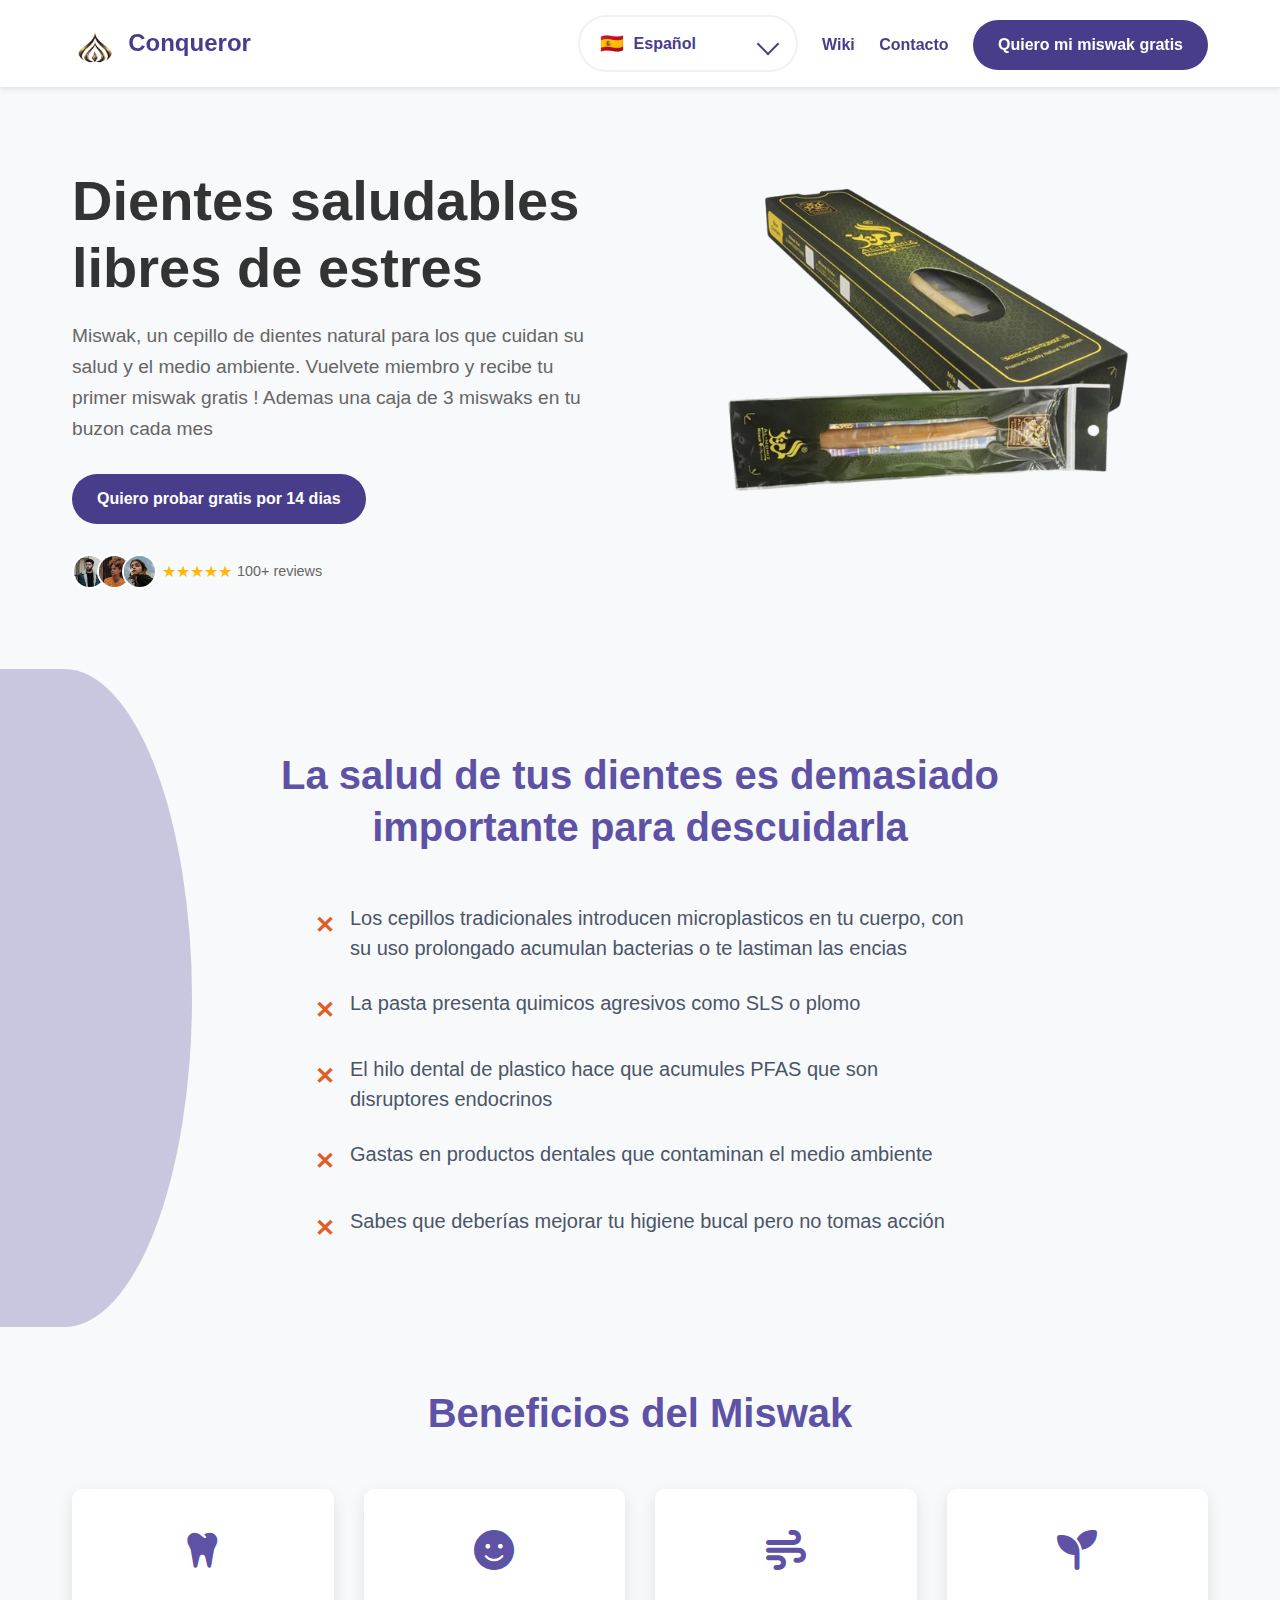
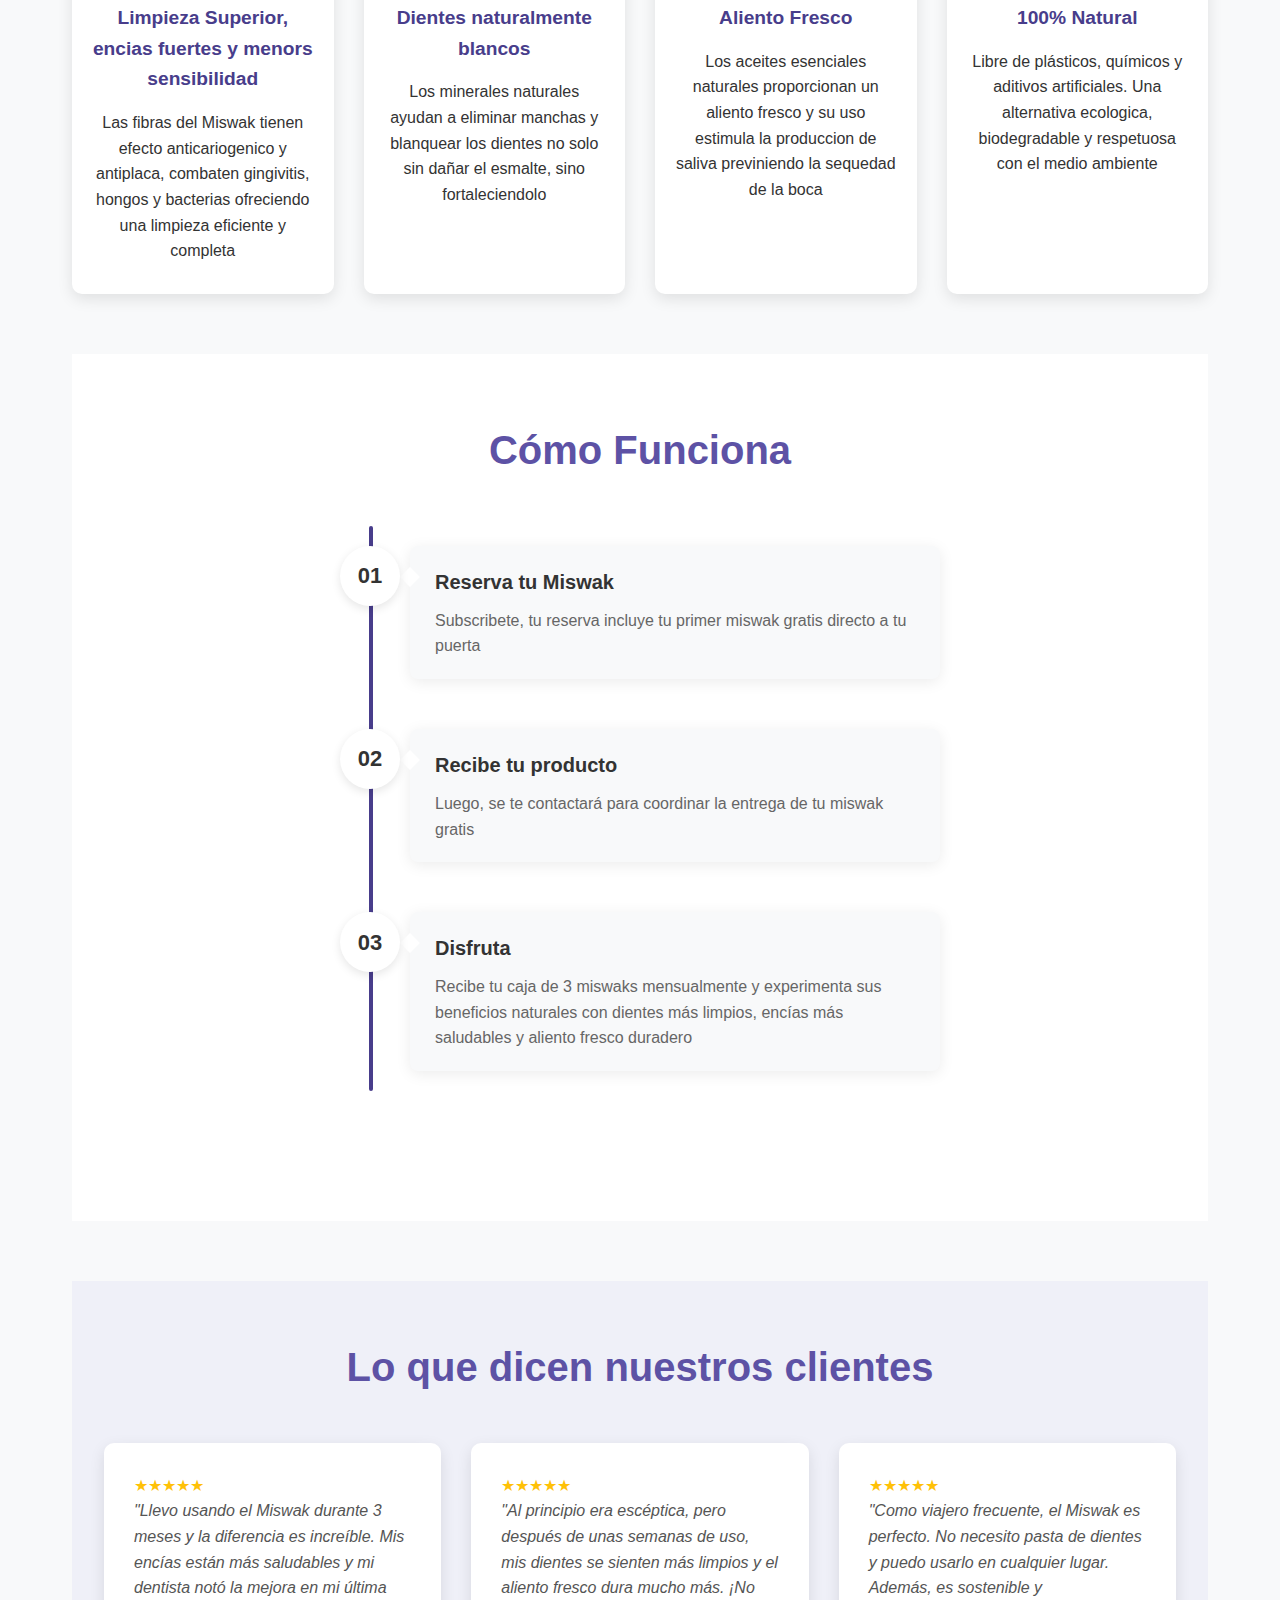
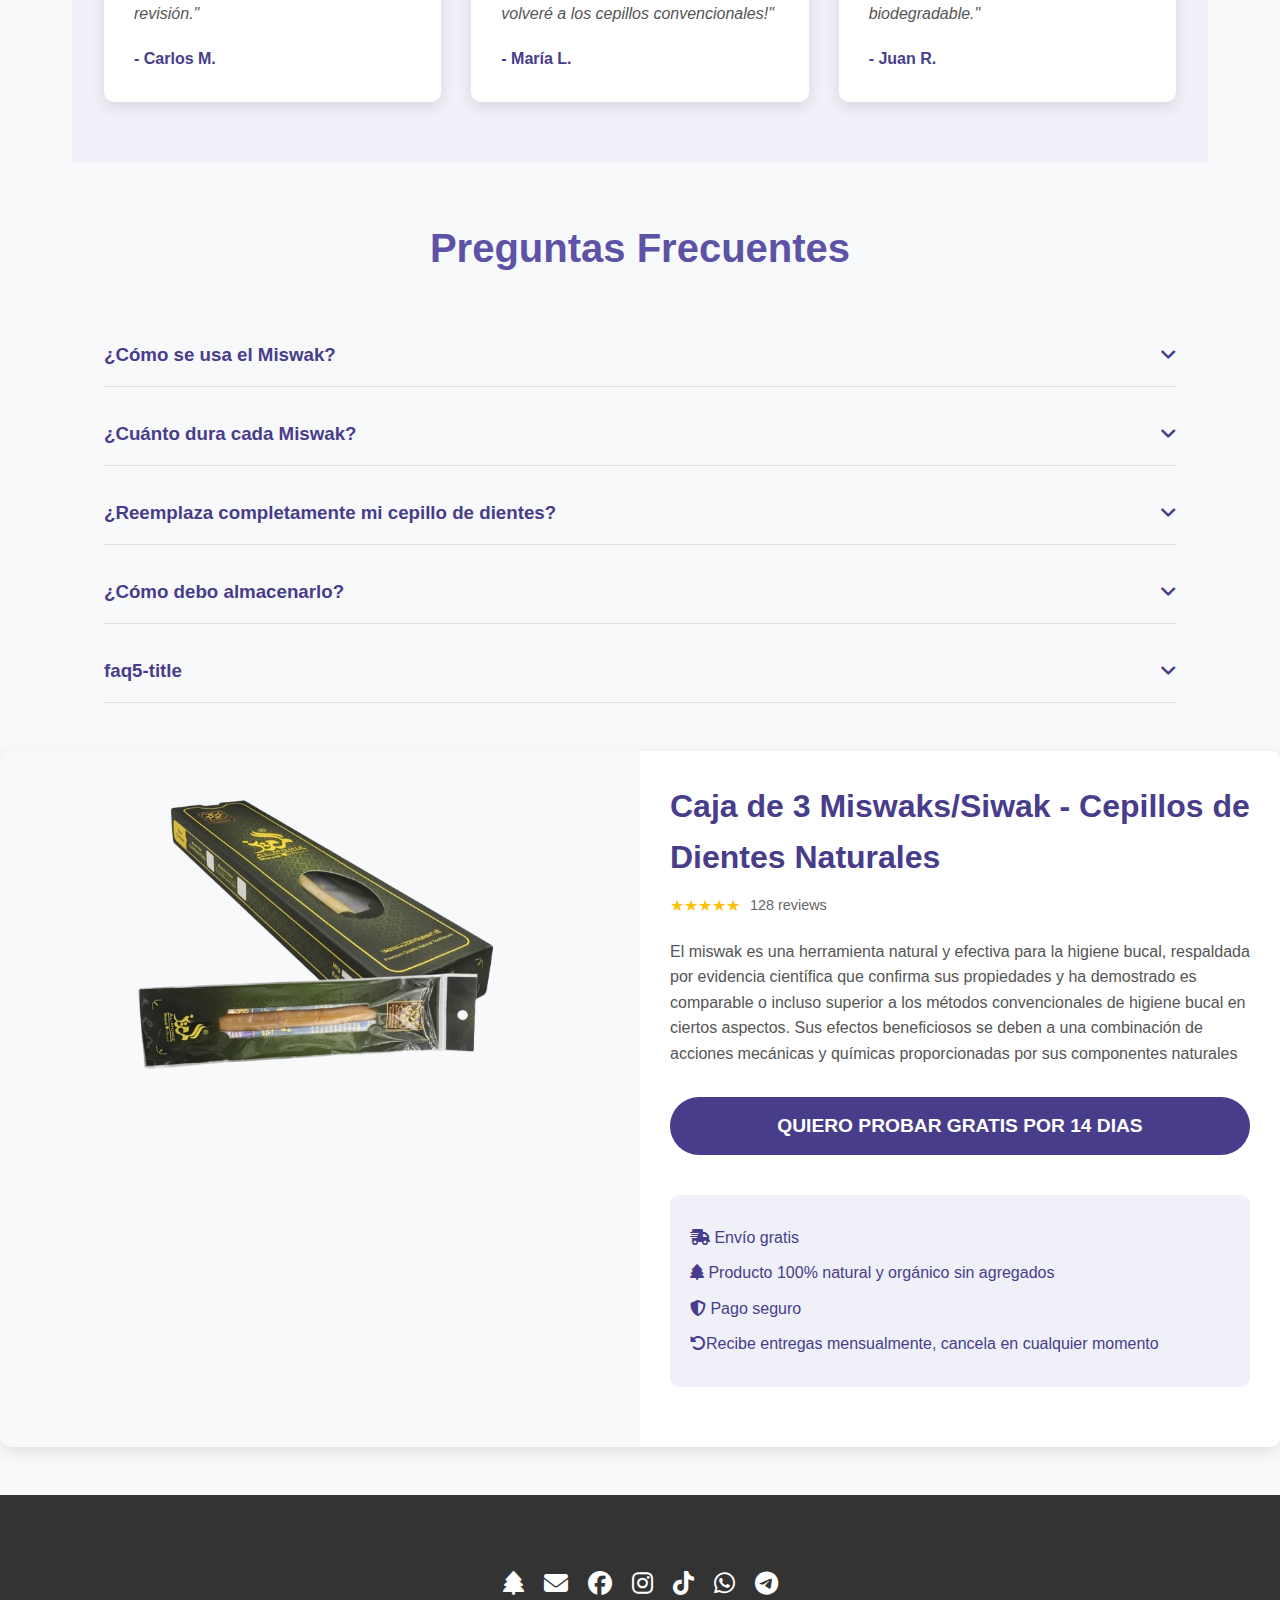
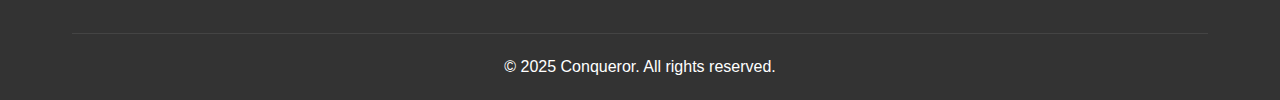
<file: index.html>
<!DOCTYPE html>
<html lang="es">
<head>
  <meta charset="UTF-8">
  <meta http-equiv="X-UA-Compatible" content="IE=edge">
  <meta name="viewport" content="width=device-width, initial-scale=1.0">
  <meta name="format-detection" content="telephone=no">
  <meta name="apple-mobile-web-app-capable" content="yes">
  <meta name="description" content="Plataforma orientada a la salud">
  <meta name="keywords" content="salud,miswak,sewak,siwak,cepillo de dientes">
  <meta name="robots" content="index,follow">
  <title>Miswak Sewak | Conqueror - Tu portal a una vida sana</title>

  <link href="./images/logo.ico" rel="icon">
  <link rel="stylesheet" href="https://cdnjs.cloudflare.com/ajax/libs/font-awesome/6.4.0/css/all.min.css">
  <link rel="stylesheet" href="index.css">
  <script src="index.js"></script>

  <!-- Meta Pixel Code -->
  <script>
      !function(f,b,e,v,n,t,s)
      {if(f.fbq)return;n=f.fbq=function(){n.callMethod?
      n.callMethod.apply(n,arguments):n.queue.push(arguments)};
      if(!f._fbq)f._fbq=n;n.push=n;n.loaded=!0;n.version='2.0';
      n.queue=[];t=b.createElement(e);t.async=!0;
      t.src=v;s=b.getElementsByTagName(e)[0];
      s.parentNode.insertBefore(t,s)}(window, document,'script',
      'https://connect.facebook.net/en_US/fbevents.js');
      fbq('init', '666759912447103');
      fbq('track', 'PageView');
  </script>
  <noscript>
      <img height="1" width="1" style="display:none" src="https://www.facebook.com/tr?id=666759912447103&ev=PageView&noscript=1"/>
  </noscript>

  <!-- InitiateCheckout tracking -->
  <script>
     document.addEventListener("DOMContentLoaded", () => {
         const ctas = document.getElementsByClassName("cta")
         for (let cta of ctas) {
             cta.addEventListener('click', () => {
                fbq('track', 'InitiateCheckout')
             })
         }
     })
  </script>

</head>

<body>

  <header class="header">
    <div class="container">
      <nav class="nav">
        <div class="logo">
           <img class="logoimg" src="./images/logo.png" alt="Conqueror Logo"> Conqueror
         </div>
        <div class="nav-links">
          <div class="language-selector">
            <button class="language-button" id="languageButton">
              <div class="selected-language">
                <span class="flag" id="selectedFlag">🇪🇸</span>
                <span class="language-name" id="selectedName">Español</span>
              </div>
              <div class="chevron"></div>
            </button>

            <div class="language-dropdown" id="languageDropdown">
              <div class="language-option selected" data-code="es" data-flag="🇪🇸" data-name="Español">
                <span class="option-flag">🇪🇸</span>
                <span class="option-name">Español</span>
                <div class="checkmark">✓</div>
              </div>
              <div class="language-option" data-code="en" data-flag="🇺🇸" data-name="English">
                <span class="option-flag">🇺🇸</span>
                <span class="option-name">English</span>
                <div class="checkmark">✓</div>
              </div>
            </div>
          </div>
          <a href="http://wiki.conqueror.lifestyle" target="_blank">Wiki</a>
          <a data-i18n="contact" href="https://linktr.ee/conquerorlifestyle" target="_blank">Contacto</a>
          <a data-i18n="cta1" href="https://www.mercadopago.com.uy/subscriptions/checkout?preapproval_plan_id=2c93808496d9dcdf0196f261f1bc0ae3" target="_blank" class="primary-button cta" style="color: white;">Quiero mi miswak gratis</a>
        </div>
      </nav>
    </div>
  </header>

  <!-- hero -->
  <section class="hero-section">
    <div class="container">
      <div class="hero-content">
        <div class="hero-text">
          <h1 data-i18n="title" class="hero-title">Dientes saludables libres de estres</h1>
          <p data-i18n="description" class="hero-description">
            Miswak, un cepillo de dientes natural para los que cuidan su salud y el medio ambiente.
            Vuelvete miembro y recibe tu primer miswak gratis ! Ademas una caja de 3 miswaks en tu buzon cada mes.
          </p>
          <a data-i18n="cta2" href="https://www.mercadopago.com.uy/subscriptions/checkout?preapproval_plan_id=2c93808496d9dcdf0196f261f1bc0ae3" target="_blank" class="primary-button cta">Quiero probar gratis por 14 dias</a>
          
          <a class="review-section" href="https://linktr.ee/conquerorlifestyle" style="color: transparent" target="_blank">
            <div class="review-avatars">
              <div class="review-avatar">
                <img src="./images/reviewer1.jpg" alt="User avatar">
              </div>
              <div class="review-avatar">
                <img src="./images/reviewer2.jpg" alt="User avatar">
              </div>
              <div class="review-avatar">
                <img src="./images/reviewer3.jpg" alt="User avatar">
              </div>
            </div>
            <div class="review-stars">★★★★★</div>
            <span class="review-count">100+ reviews</span>
          </div>
        </a>
        
        <div class="hero-image">
          <img src="./images/miswak.png" alt="Premium Miswak">
        </div>
      </div>
    </div>
  </section>
  
  <section class="pain-points-section">
    <div class="container">
      <div class="pain-points-content">
        <h2 data-i18n="problems-title" class="section-title">La salud de tus dientes es demasiado importante para descuidarla.</h2>
        
        <div class="problems-list">
          <div class="problem-item">
            <span class="problem-icon">✕</span>
            <p data-i18n="problem1" class="problem-text">Los cepillos tradicionales introducen microplasticos en tu cuerpo, con su uso prolongado acumulan bacterias o te lastiman las encias</p>
          </div>
          
          <div class="problem-item">
            <span class="problem-icon">✕</span>
            <p data-i18n="problem2" class="problem-text">La pasta presenta quimicos agresivos como SLS o plomo</p>
          </div>
          
          <div class="problem-item">
            <span class="problem-icon">✕</span>
            <p data-i18n="problem3" class="problem-text">El hilo dental de plastico hace que acumules PFAS que son disruptores endocrinos</p>
          </div>

          <div class="problem-item">
            <span class="problem-icon">✕</span>
            <p data-i18n="problem4" class="problem-text">Gastas en productos dentales que contaminan el medio ambiente</p>
          </div>

          <div class="problem-item">
            <span class="problem-icon">✕</span>
            <p data-i18n="problem5" class="problem-text">Sabes que deberías mejorar tu higiene bucal pero no tomas acción</p>
          </div>
        </div>
      </div>
    </div>
  </section>

  <!-- benefits, how it works, testimoniasl, FAQs -->
  <main class="container">
    
    <!-- benefits -->
    <section class="benefits-section">
      <h2 data-i18n="benefits-title" class="section-title">Beneficios del Miswak</h2>
      <div class="benefits-grid">
        <div class="benefit-card">
          <div class="benefit-icon">
            <i class="fas fa-tooth"></i>
          </div>
          <h3 data-i18n="benefit1-title" class="benefit-title">Limpieza Superior, encias fuertes y menors sensibilidad</h3>
          <p data-i18n="benefit1-explanation">Las fibras del Miswak tienen efecto anticariogenico y antiplaca, combaten gingivitis, hongos y bacterias ofreciendo una limpieza eficiente y completa</p>
        </div>
        <div class="benefit-card">
          <div class="benefit-icon">
            <i class="fas fa-smile"></i>
          </div>
          <h3 data-i18n="benefit2-title" class="benefit-title">Dientes naturalmente blancos</h3>
          <p data-i18n="benefit2-explanation">Los minerales naturales ayudan a eliminar manchas y blanquear los dientes no solo sin dañar el esmalte, sino fortaleciendolo</p>
        </div>
        <div class="benefit-card">
          <div class="benefit-icon">
            <i class="fas fa-wind"></i>
          </div>
          <h3 data-i18n="benefit3-title" class="benefit-title">Aliento Fresco</h3>
          <p data-i18n="benefit3-explanation">Los aceites esenciales naturales proporcionan un aliento fresco y su uso estimula la produccion de saliva previniendo la sequedad de la boca</p>
        </div>
        <div class="benefit-card">
          <div class="benefit-icon">
            <i class="fas fa-seedling"></i>
          </div>
          <h3 data-i18n="benefit4-title" class="benefit-title">100% Natural</h3>
          <p data-i18n="benefit4-explanation">Libre de plásticos, químicos y aditivos artificiales. Una alternativa ecologica, biodegradable y respetuosa con el medio ambiente</p>
        </div>
      </div>
    </section>

    <!-- How it Works -->
    <section class="how-it-works-section">
      <div class="container">
        <h2 data-i18n="how-title" class="section-title">Cómo Funciona</h2>
        
        <div class="timeline-container">
          <div class="timeline-step">
            <div class="timeline-icon">
              <div class="step-number">01</div>
            </div>
            <div class="timeline-content">
              <h3 data-i18n="how1-title" class="step-title">Reserva tu Miswak</h3>
              <p data-i18n="how1-description" class="step-description">Subscribete, tu reserva incluye tu primer miswak gratis directo a tu puerta</p>
            </div>
          </div>
          
          <div class="timeline-step">
            <div class="timeline-icon">
              <div class="step-number">02</div>
            </div>
            <div class="timeline-content">
              <h3 data-i18n="how2-title" class="step-title">Recibe tu producto</h3>
              <p data-i18n="how2-description" class="step-description">Luego, se te contactará para coordinar la entrega de tu miswak gratis</p>
            </div>
          </div>
          
          <div class="timeline-step">
            <div class="timeline-icon">
              <div class="step-number">03</div>
            </div>
            <div class="timeline-content">
              <h3 data-i18n="how3-title" class="step-title">Disfruta</h3>
              <p data-i18n="how3-description" class="step-description">Recibe tu caja de 3 miswaks mensualmente y experimenta sus beneficios naturales con dientes más limpios, encías más saludables y aliento fresco duradero</p>
            </div>
          </div>
        </div>
        
      </div>
    </section>
    
    <!-- testimonials -->
    <section class="testimonials-section">
      <div class="container">
        <h2 data-i18n="testimonials-title" class="section-title">Lo que dicen nuestros clientes</h2>
        <div class="testimonials-grid">
          <div class="testimonial-card">
            <div class="stars">★★★★★</div>
            <p class="testimonial-text">"Llevo usando el Miswak durante 3 meses y la diferencia es increíble. Mis encías están más saludables y mi dentista notó la mejora en mi última revisión."</p>
            <p class="testimonial-author">- Carlos M.</p>
          </div>
          <div class="testimonial-card">
            <div class="stars">★★★★★</div>
            <p class="testimonial-text">"Al principio era escéptica, pero después de unas semanas de uso, mis dientes se sienten más limpios y el aliento fresco dura mucho más. ¡No volveré a los cepillos convencionales!"</p>
            <p class="testimonial-author">- María L.</p>
          </div>
          <div class="testimonial-card">
            <div class="stars">★★★★★</div>
            <p class="testimonial-text">"Como viajero frecuente, el Miswak es perfecto. No necesito pasta de dientes y puedo usarlo en cualquier lugar. Además, es sostenible y biodegradable."</p>
            <p class="testimonial-author">- Juan R.</p>
          </div>
        </div>
      </div>
    </section>
    
    <!-- FAQs -->
    <section class="faq-section">
      <div class="container">
        <h2 data-i18n="faqs-title" class="section-title">Preguntas Frecuentes</h2>
        <div class="faq-item">
          <h3 data-i18n="faq1-title" class="faq-question">¿Cuando me llega el Miswak gratis?</h3>
          <p data-i18n="faq1-answer" class="faq-answer">Con cada subscripcion enviamos un Miswak gratis que llega durante el periodo de prueba directo a tu puerta</p>
        </div>
        <div class="faq-item">
          <h3 data-i18n="faq2-title" class="faq-question">¿Cómo se usa el Miswak?</h3>
          <p data-i18n="faq2-answer" class="faq-answer">Simplemente pele 1-2 cm de la corteza del extremo, mastique ligeramente hasta formar "cerdas" naturales y cepille sus dientes como lo haría con un cepillo normal. No requiere pasta dental.</p>
        </div>
        <div class="faq-item">
          <h3 data-i18n="faq3-title" class="faq-question">¿Cuánto dura cada Miswak?</h3>
          <p data-i18n="faq3-answer" class="faq-answer">Con un uso adecuado, cada Miswak puede durar alrededor de 2 semanas. Cuando las "cerdas" se desgastan, simplemente corte ese extremo y prepare uno nuevo.</p>
        </div>
        <div class="faq-item">
          <h3 data-i18n="faq4-title" class="faq-question">¿Reemplaza completamente mi cepillo de dientes?</h3>
          <p data-i18n="faq4-answer" class="faq-answer">Sí, el Miswak puede reemplazar por completo su cepillo y pasta de dientes. De hecho, estudios científicos han demostrado que es tan efectivo o más que los cepillos convencionales.</p>
        </div>
        <div class="faq-item">
          <h3 data-i18n="faq5-title" class="faq-question">¿Cómo debo almacenarlo?</h3>
          <p data-i18n="faq5-answer" class="faq-answer">Para mantener su frescura, guarde el Miswak en un lugar seco y ventilado</p>
        </div>
      </div>
    </section>
  </main>

  <!-- product -->
  <section class="product-section">
    <div class="product-images">
      <div class="main-image">
        <img src="./images/miswak.png" alt="Premium Miswak">
      </div>
    </div>
    
    <div class="product-info">
      
      <h1 data-i18n="product-title" class="product-title">Caja de 3 Miswaks/Siwak - Cepillos de Dientes Naturales</h1>
      
      <div class="product-rating">
        <div class="stars">★★★★★</div>
        <span class="review-count">128 reviews</span>
      </div>
      
      <div class="product-description">
        <p data-i18n="product-description">
          El miswak es una herramienta natural y efectiva para la higiene bucal, respaldada por evidencia científica que confirma sus propiedades y
          ha demostrado es comparable o incluso superior a los métodos convencionales de higiene bucal en ciertos aspectos. Sus efectos beneficiosos
          se deben a una combinación de acciones mecánicas y químicas proporcionadas por sus componentes naturales
        </p>
      </div>
      
      
      <a class="action-buttons cta" href="https://www.mercadopago.com.uy/subscriptions/checkout?preapproval_plan_id=2c93808496d9dcdf0196f261f1bc0ae3" target="_blank">
        <button data-i18n="cta3" class="btn btn-primary">Quiero probar gratis por 14 dias</button>
      </a>

      <div class="delivery-info">
        <p> <i class="fas fa-shipping-fast"> </i> Envío gratis</p>
        <p> <i class="fas fa-tree"> </i> Producto 100% natural y orgánico sin agregados</p>
        <p> <i class="fas fa-shield-alt"> </i> Pago seguro </p>
        <p> <i class="fas fa-undo-alt"> </i>Recibe entregas mensualmente, cancela en cualquier momento</p>
      </div>

      </div>

    </div>
  </section>
  
  <!-- socials -->
  <footer class="footer">
    <div class="container">
      <div class="payment-icons">
        <a href="https://linktr.ee/conquerorlifestyle" target="_blank"><i class="fa-solid fa-tree"></i></a>
        <a href="mailto:theconquerorlifestyle@gmail.com" target="_blank"><i class="fa-solid fa-envelope"></i></a>
        <a href="https://www.facebook.com/profile.php?id=61572360676712" target="_blank"><i class="fab fa-facebook"></i></a>
        <a href="https://www.instagram.com/conquerorlifestyle" target="_blank"><i class="fab fa-instagram"></i></a>
        <a href="https://www.tiktok.com/@conquerorlifestyle" target="_blank"><i class="fab fa-tiktok"></i></a>
        <a href="https://wa.me/59891601167" target="_blank"><i class="fab fa-whatsapp"></i></a>
        <a href="http://t.me/ConquerorLifestyle" target="_blank"><i class="fab fa-telegram"></i></a>
      </div>

      <div class="footer-bottom">
        <p>© 2025 Conqueror. All rights reserved.</p>
      </div>
    </div>
  </footer>

</body>

</html>
</file>
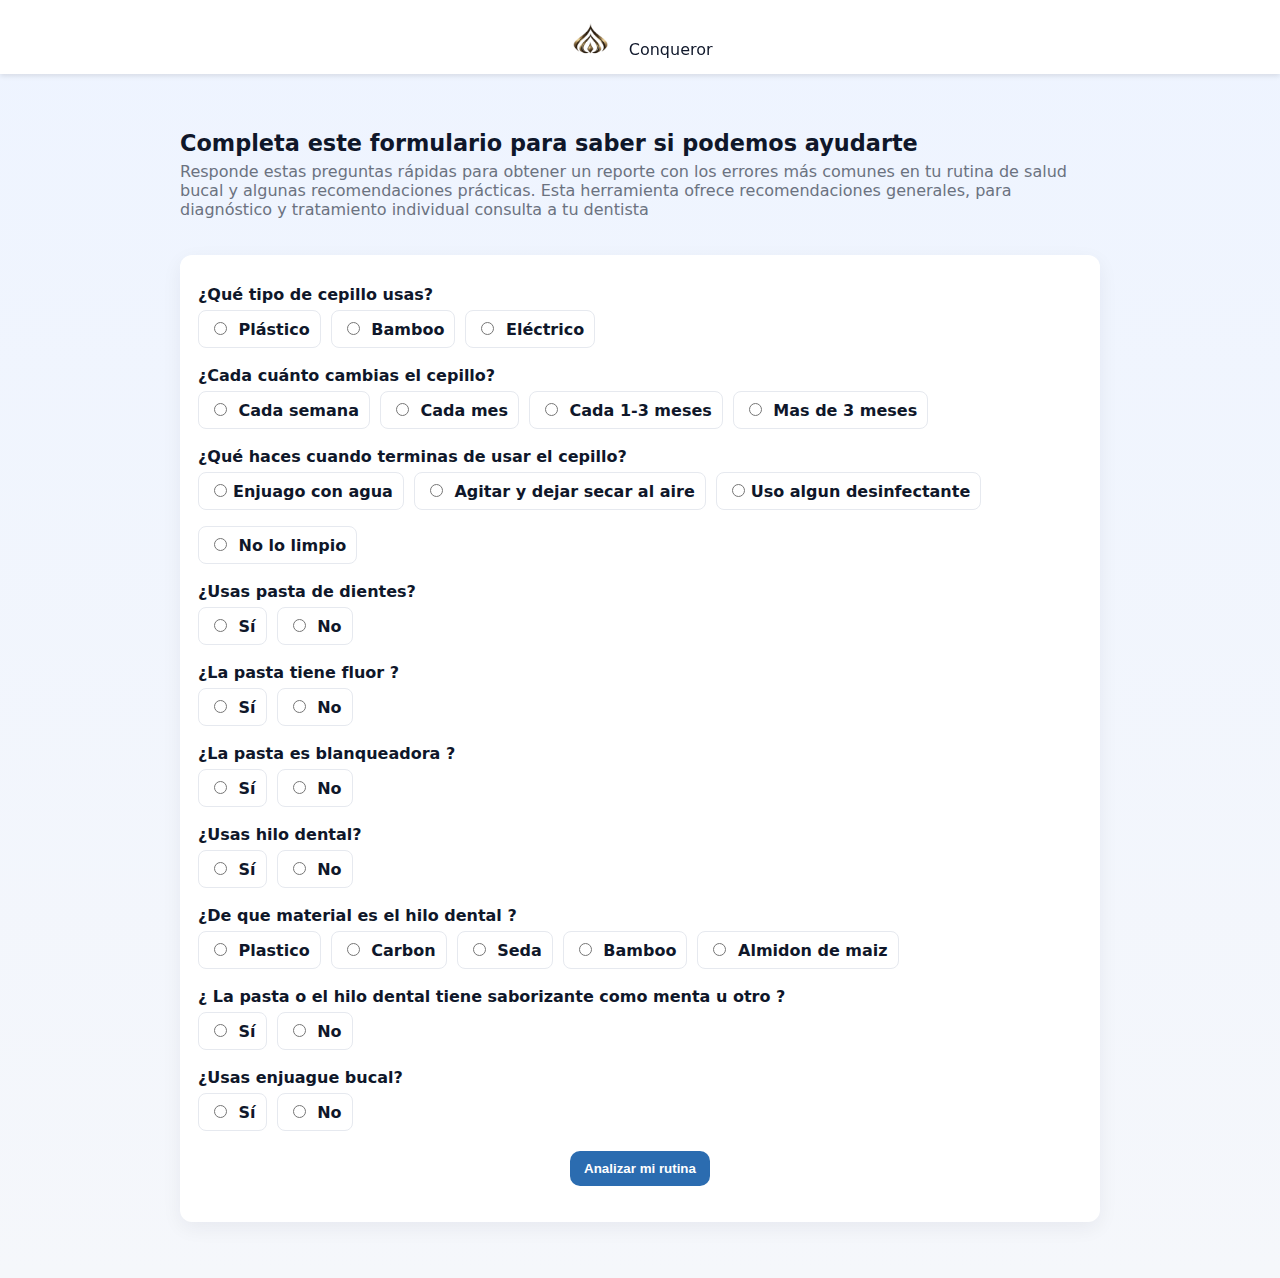
<file: offer-challenge.html>
<!doctype html>
<html lang="es">
<head>
<meta charset="utf-8" />
<meta name="viewport" content="width=device-width,initial-scale=1" />
<link href="./images/logo.ico" rel="icon">
<title>Quiz: Rutina de Salud Bucal — Conqueror</title>
<style>
  :root{
    --bg:#f5f7fb; --card:#ffffff; --accent:#2b6cb0; --muted:#6b7280;
    --good:#16a34a; --bad:#dc2626; --warn:#f59e0b;
    font-family:Inter,ui-sans-serif,system-ui,-apple-system,'Segoe UI',Roboto,'Helvetica Neue',Arial;
  }
  .topbar {background-color: #fff;box-shadow: 0 2px 5px rgba(0,0,0,0.1); padding: 15px 0; position: sticky; top: 0; z-index: 100; display: flex; align-items: center; justify-content: center;}
  .logoimg { height: 40px; margin-right: 10px; }
  @media (max-width: 768px) {
      .topbar { height: 3rem; padding: 8px 0; background-color: var(--color-white); box-shadow: 0 2px 4px rgba(0,0,0,0.1); position: relative; top: 0; z-index: 100;}
      .logoimg {height: 30px; }
  }
  body{margin:0;background:linear-gradient(180deg,#eef4ff 0%,var(--bg) 100%);color:#0f172a;}
  .container{max-width:920px;margin:36px auto;padding:20px;}
  header{display:flex;align-items:center;gap:16px;margin-bottom:18px}
  header .logo{width:56px;height:56px;border-radius:10px;background:linear-gradient(135deg,var(--accent),#1e40af);display:flex;align-items:center;justify-content:center;color:white;font-weight:700;font-size:20px}
  h1{margin:0;font-size:1.4rem}
  p.lead{margin:6px 0 18px;color:var(--muted)}
  .card{background:var(--card);border-radius:12px;padding:18px;box-shadow:0 6px 20px rgba(12, 24, 50, 0.06)}
  form .row{display:grid;grid-template-columns:1fr 1fr;gap:12px}
  @media (max-width:720px){.row{grid-template-columns:1fr}}
  label{display:block;font-weight:600;margin-bottom:6px}
  select,input[type="text"],textarea{width:100%;padding:10px;border-radius:8px;border:1px solid #e6e9ef;background:#fff}
  .option-row{display:flex;gap:10px;flex-wrap:wrap}
  .option{padding:8px 10px;border-radius:8px;border:1px solid #e6e9ef;background:#fff;cursor:pointer}
  .option input{margin-right:6px}
  .controls{display:flex;gap:8px;flex-wrap:wrap;margin-top:14px}
  button{border:0;padding:10px 14px;border-radius:10px;cursor:pointer;font-weight:600}
  .btn-primary{background:var(--accent);color:white}
  .btn-ghost{background:transparent;border:1px solid #d1d5db;color:var(--muted)}
  .results{margin-top:18px}
  .badge{display:inline-block;padding:6px 10px;border-radius:999px;font-weight:700}
  .score{font-size:2rem;font-weight:800}
  ul{margin:0;padding-left:18px}
  .issue{border-left:4px solid var(--bad);padding:12px;margin-bottom:10px;border-radius:8px;background:#fff7f7}
  .good{border-left:4px solid var(--good);background:#f6fffa}
  .warn{border-left:4px solid var(--warn);background:#fffaf0}
  footer{margin-top:18px;color:var(--muted);font-size:0.9rem}
  .small{font-size:0.9rem;color:var(--muted)}
</style>
<script>

!function(f,b,e,v,n,t,s)
{if(f.fbq)return;n=f.fbq=function(){n.callMethod?
n.callMethod.apply(n,arguments):n.queue.push(arguments)};
if(!f._fbq)f._fbq=n;n.push=n;n.loaded=!0;n.version='2.0';
n.queue=[];t=b.createElement(e);t.async=!0;
t.src=v;s=b.getElementsByTagName(e)[0];
s.parentNode.insertBefore(t,s)}(window, document,'script',
'https://connect.facebook.net/en_US/fbevents.js');
fbq('init', '666759912447103');
fbq('track', 'PageView');

document.addEventListener("DOMContentLoaded", () => {

    document.getElementById('analizarBtn').addEventListener('click', function(e) {
        console.log('called')
        fbq('track', 'SubmitApplication');

        const toothbrush_material = document.querySelector('input[name="toothbrush-material"]:checked').value;
        console.log(toothbrush_material)
        const toothbrush_frecuency = document.querySelector('input[name="toothbrush-frequency"]:checked').value;
        console.log(toothbrush_frecuency)
        const toothbrush_desinfection = document.querySelector('input[name="toothbrush-desinfection"]:checked').value;
        console.log(toothbrush_desinfection)
        const toothpaste = document.querySelector('input[name="toothpaste"]:checked').value;
        console.log(toothpaste)
        const floss = document.querySelector('input[name="floss"]:checked').value;
        console.log(floss)
        const mouthwash = document.querySelector('input[name="mouthwash"]:checked').value;
        console.log(mouthwash)

        console.log('before redirect')
        window.open(`./offer-challenge-answer.html?toothbrush-material=${toothbrush_material}&toothbrush-frequency=${toothbrush_frecuency}&toothbrush-desinfection=${toothbrush_desinfection}&toothpaste=${toothpaste}&floss=${floss}&mouthwash=${mouthwash}`)
        console.log('after redirect')
    })
})
</script>
</head>
<body>

  <div class="topbar">
    <div>
       <img class="logoimg" src="../images/logo.png" alt="Conqueror Logo"> Conqueror
     </div>
  </div>

  <div class="container">
    <header>
      <!-- <img class="logo" src="../images/logo.png"> -->
      <div>
        <h1>Completa este formulario para saber si podemos ayudarte</h1>
        <p class="lead">
            Responde estas preguntas rápidas para obtener un reporte con los errores más comunes en tu rutina de salud bucal y algunas recomendaciones prácticas.
            Esta herramienta ofrece recomendaciones generales, para diagnóstico y tratamiento individual consulta a tu dentista
        </p>
      </div>
    </header>

    <div class="card" role="main">
      <form id="quizForm" aria-labelledby="quiz-title">

        <div style="margin-top:12px">
          <label>¿Qué tipo de cepillo usas?</label>
          <div class="option-row" role="radiogroup" aria-label="Tipo de cepillo">
            <label class="option"><input type="radio" name="toothbrush-material" value="plastico"> Plástico </label>
            <label class="option"><input type="radio" name="toothbrush-material" value="bamboo" required> Bamboo </label>
            <label class="option"><input type="radio" name="toothbrush-material" value="electrico"> Eléctrico </label>
          </div>
        </div>

        <div style="margin-top:12px">
          <label>¿Cada cuánto cambias el cepillo?</label>
          <div class="option-row">
            <label class="option"><input type="radio" name="toothbrush-frequency" value="w" required> Cada semana </label>
            <label class="option"><input type="radio" name="toothbrush-frequency" value="m" required> Cada mes </label>
            <label class="option"><input type="radio" name="toothbrush-frequency" value="m3" required> Cada 1-3 meses </label>
            <label class="option"><input type="radio" name="toothbrush-frequency" value="m4" required> Mas de 3 meses </label>
          </div>
        </div>

        <div style="margin-top:12px">
          <label>¿Qué haces cuando terminas de usar el cepillo?</label>
          <div class="option-row">
            <label class="option"><input type="radio" name="toothbrush-desinfection" value="enjuaga" required>Enjuago con agua</label>
            <label class="option"><input type="radio" name="toothbrush-desinfection" value="agita"> Agitar y dejar secar al aire</label>
            <label class="option"><input type="radio" name="toothbrush-desinfection" value="desinfecta">Uso algun desinfectante</label>
            <label class="option"><input type="radio" name="toothbrush-desinfection" value="nada"> No lo limpio</label>
          </div>
        </div>

        <div style="margin-top:12px">
          <label>¿Usas pasta de dientes?</label>
          <div class="option-row">
            <label class="option"><input type="radio" name="toothpaste" value="true" required> Sí </label>
            <label class="option"><input type="radio" name="toothpaste" value="false"> No </label>
          </div>
        </div>

        <div style="margin-top:12px">
          <label>¿La pasta tiene fluor ?</label>
          <div class="option-row">
            <label class="option"><input type="radio" name="pasta" value="true" required> Sí </label>
            <label class="option"><input type="radio" name="pasta" value="false"> No </label>
          </div>
        </div>

        <div style="margin-top:12px">
          <label>¿La pasta es blanqueadora ?</label>
          <div class="option-row">
            <label class="option"><input type="radio" name="pasta-white" value="true" required> Sí </label>
            <label class="option"><input type="radio" name="pasta-white" value="false"> No </label>
          </div>
        </div>

        <div style="margin-top:12px">
          <label>¿Usas hilo dental?</label>
          <div class="option-row">
            <label class="option"><input type="radio" name="floss" value="true" required> Sí </label>
            <label class="option"><input type="radio" name="floss" value="false"> No </label>
          </div>
        </div>

        <div style="margin-top:12px">
          <label>¿De que material es el hilo dental ?</label>
          <div class="option-row">
            <label class="option"><input type="radio" name="floss-material" value="plastico" required> Plastico </label>
            <label class="option"><input type="radio" name="floss-material" value="carbon" required> Carbon </label>
            <label class="option"><input type="radio" name="floss-material" value="seda" required> Seda </label>
            <label class="option"><input type="radio" name="floss-material" value="bamboo" required> Bamboo </label>
            <label class="option"><input type="radio" name="floss-material" value="maiz" required> Almidon de maiz </label>
          </div>
        </div>

        <div style="margin-top:12px">
          <label>¿ La pasta o el hilo dental tiene saborizante como menta u otro ?</label>
          <div class="option-row">
            <label class="option"><input type="radio" name="flavor" value="true" required> Sí</label>
            <label class="option"><input type="radio" name="flavor" value="false"> No</label>
          </div>
        </div>

        <div style="margin-top:12px">
          <label>¿Usas enjuague bucal?</label>
          <div class="option-row">
            <label class="option"><input type="radio" name="mouthwash" value="true" required> Sí </label>
            <label class="option"><input type="radio" name="mouthwash" value="false"> No </label>
          </div>
        </div>

        <div class="controls" style="justify-content:center;">
          <button type="button" class="btn-primary" id="analizarBtn">Analizar mi rutina</button>
          <!-- <a href="./offer-quiz-answer.html"> -->
            <!-- <button type="button" class="btn-primary" id="analizarBtn">Analizar mi rutina</button> -->
          <!-- </a> -->
          <!-- <button type="button" class="btn-ghost" id="imprimirBtn">Imprimir reporte</button> -->
          <!-- <button type="reset" class="btn-ghost" id="limpiarBtn">Limpiar</button> -->
        </div>
      </form>

      <div id="results" class="results" aria-live="polite"></div>
    </div>
  </div>
</body>
</html>
</file>
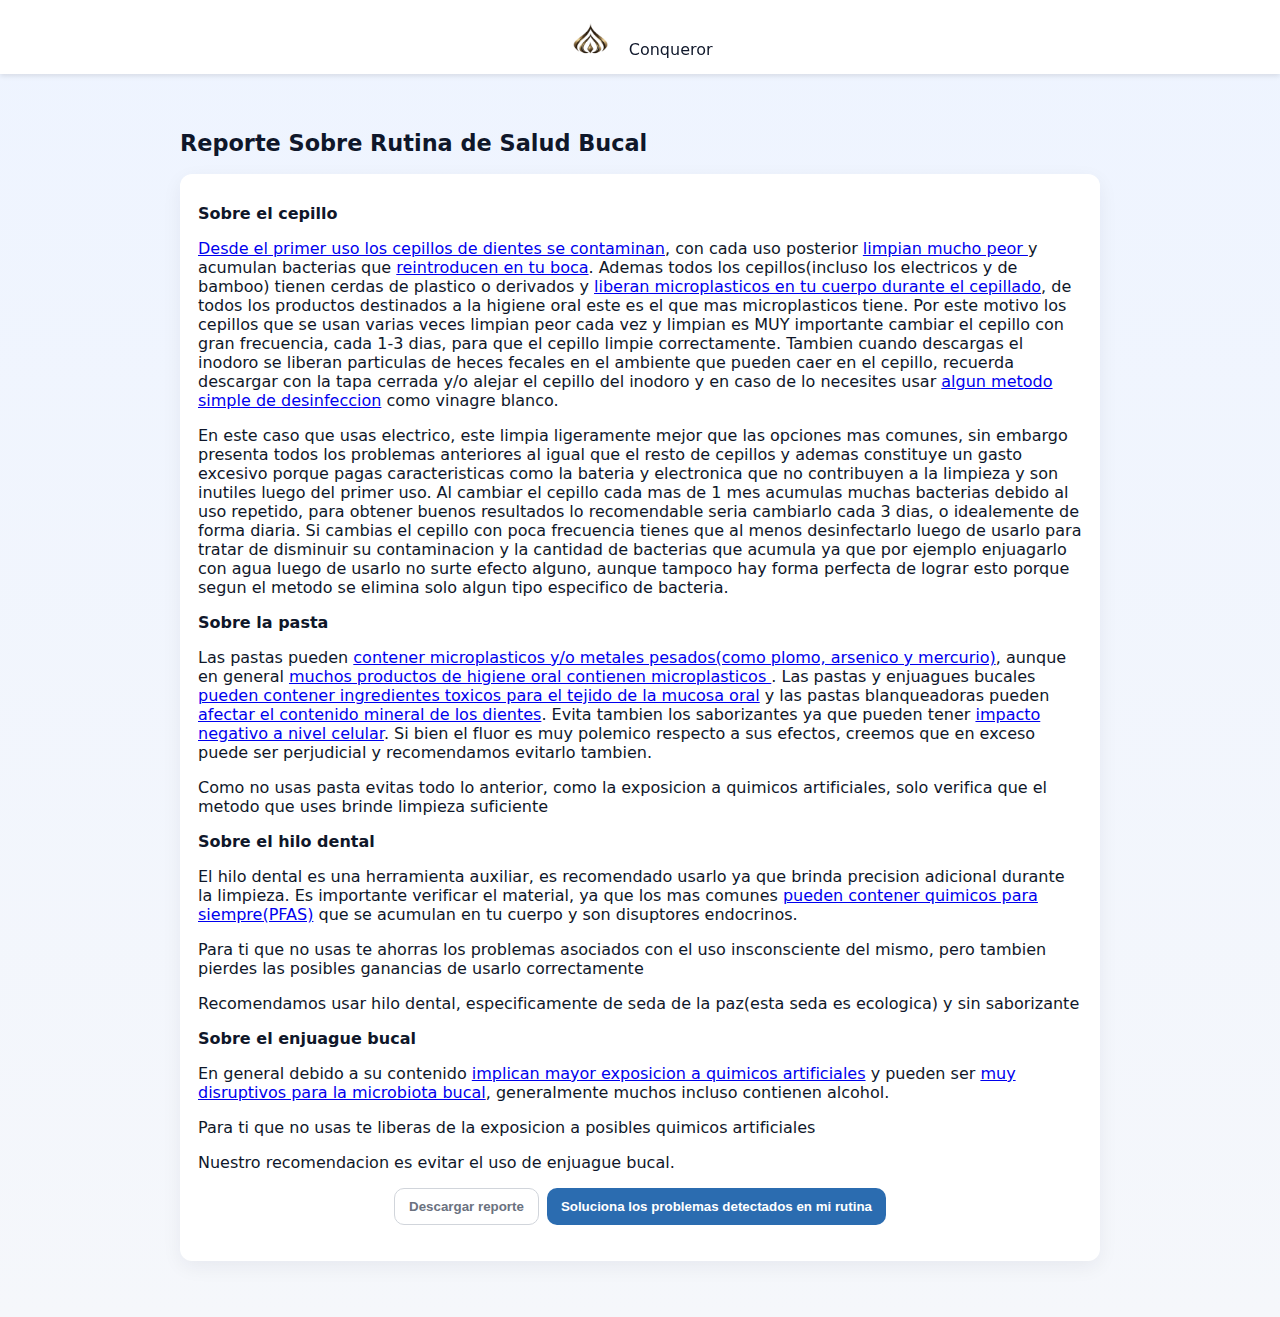
<file: offer-quiz-answer.html>
<!doctype html>
<html lang="es">
<head>
<meta charset="utf-8" />
<meta name="viewport" content="width=device-width,initial-scale=1" />
<link href="./images/logo.ico" rel="icon">
<title>Quiz: Rutina de Salud Bucal — Conqueror</title>
<style>
  :root{
    --bg:#f5f7fb; --card:#ffffff; --accent:#2b6cb0; --muted:#6b7280;
    --good:#16a34a; --bad:#dc2626; --warn:#f59e0b;
    font-family:Inter,ui-sans-serif,system-ui,-apple-system,'Segoe UI',Roboto,'Helvetica Neue',Arial;
  }
  .topbar {background-color: #fff;box-shadow: 0 2px 5px rgba(0,0,0,0.1); padding: 15px 0; position: sticky; top: 0; z-index: 100; display: flex; align-items: center; justify-content: center;}
  .logoimg { height: 40px; margin-right: 10px; }
  @media (max-width: 768px) {
      .topbar { height: 3rem; padding: 8px 0; background-color: var(--color-white); box-shadow: 0 2px 4px rgba(0,0,0,0.1); position: relative; top: 0; z-index: 100;}
      .logoimg {height: 30px; }
  }
  body{margin:0;background:linear-gradient(180deg,#eef4ff 0%,var(--bg) 100%);color:#0f172a;}
  .container{max-width:920px;margin:36px auto;padding:20px;}
  header{display:flex;align-items:center;gap:16px;margin-bottom:18px}
  header .logo{width:56px;height:56px;border-radius:10px;background:linear-gradient(135deg,var(--accent),#1e40af);display:flex;align-items:center;justify-content:center;color:white;font-weight:700;font-size:20px}
  h1{margin:0;font-size:1.4rem}
  p.lead{margin:6px 0 18px;color:var(--muted)}
  .card{background:var(--card);border-radius:12px;padding:18px;box-shadow:0 6px 20px rgba(12, 24, 50, 0.06)}
  form .row{display:grid;grid-template-columns:1fr 1fr;gap:12px}
  @media (max-width:720px){.row{grid-template-columns:1fr}}
  label{display:block;font-weight:600;margin-bottom:6px}
  select,input[type="text"],textarea{width:100%;padding:10px;border-radius:8px;border:1px solid #e6e9ef;background:#fff}
  .option-row{display:flex;gap:10px;flex-wrap:wrap}
  .option{padding:8px 10px;border-radius:8px;border:1px solid #e6e9ef;background:#fff;cursor:pointer}
  .option input{margin-right:6px}
  .controls{display:flex;gap:8px;flex-wrap:wrap;margin-top:14px}
  button{border:0;padding:10px 14px;border-radius:10px;cursor:pointer;font-weight:600}
  .btn-primary{background:var(--accent);color:white}
  .btn-ghost{background:transparent;border:1px solid #d1d5db;color:var(--muted)}
  .results{margin-top:18px}
  .badge{display:inline-block;padding:6px 10px;border-radius:999px;font-weight:700}
  .score{font-size:2rem;font-weight:800}
  ul{margin:0;padding-left:18px}
  .issue{border-left:4px solid var(--bad);padding:12px;margin-bottom:10px;border-radius:8px;background:#fff7f7}
  .good{border-left:4px solid var(--good);background:#f6fffa}
  .warn{border-left:4px solid var(--warn);background:#fffaf0}
  footer{margin-top:18px;color:var(--muted);font-size:0.9rem}
  .small{font-size:0.9rem;color:var(--muted)}
</style>
<!-- <script> -->
<!--     !function(f,b,e,v,n,t,s) -->
<!--     {if(f.fbq)return;n=f.fbq=function(){n.callMethod? -->
<!--     n.callMethod.apply(n,arguments):n.queue.push(arguments)}; -->
<!--     if(!f._fbq)f._fbq=n;n.push=n;n.loaded=!0;n.version='2.0'; -->
<!--     n.queue=[];t=b.createElement(e);t.async=!0; -->
<!--     t.src=v;s=b.getElementsByTagName(e)[0]; -->
<!--     s.parentNode.insertBefore(t,s)}(window, document,'script', -->
<!--     'https://connect.facebook.net/en_US/fbevents.js'); -->
<!--     fbq('init', '666759912447103'); -->
<!--     fbq('track', 'PageView'); -->
<!--     document.addEventListener("DOMContentLoaded", () => { -->
<!--         document.getElementById('checkoutForm').addEventListener('submit', (e) => { -->
<!--             fbq('track', 'AddPaymentInfo'); -->
<!--         }) -->
<!--         document.getElementById('mercadolibre').addEventListener('click', (e) => { -->
<!--             console.log('open mercadolibre') -->
<!--             fbq('track', 'ViewContent'); -->
<!--         }) -->
<!--         document.getElementById('wpp').addEventListener('submit', (e) => { -->
<!--             fbq('track', 'Contact'); -->
<!--         }) -->
<!--     }) -->
<!-- </script> -->
<!-- special offer -->
<script>
    const ok = "true"

    const params = (new URLSearchParams(window.location.search))
    const toothbrush_material = params.get('toothbrush-material')
    const toothbrush_frecuency = params.get('toothbrush-frecuency')
    const toothbrush_desinfection = params.get('toothbrush-desinfection')
    const toothpaste = params.get('toothpaste')
    const floss = params.get('floss')
    const mouthwash = params.get('mouthwash')

    let toothbrushMaterialText 
    if (toothbrush_material == "plastico") {
        toothbrushMaterialText = "En este caso que usas de plastico, este es el peor de todos, presenta todos los problemas anteriores y ni siquiera es ecologico. "
    } else if (toothbrush_material == "bamboo") {
        toothbrushMaterialText = "En este caso que usas de bamboo, este es entre las opciones comunes la mas ecologica, sin embargo presenta todos los problemas anteriores al igual que el resto de los cepillos(por ejemplo liberan microplasticos debido al material de las cerdas). "
    } else { // electrico
        toothbrushMaterialText = "En este caso que usas electrico, este limpia ligeramente mejor que las opciones mas comunes, sin embargo presenta todos los problemas anteriores al igual que el resto de cepillos y ademas constituye un gasto excesivo porque pagas caracteristicas como la bateria y electronica que no contribuyen a la limpieza y son inutiles luego del primer uso. "
    } 

    const toothbrushFrecuencyText = toothbrush_frecuency == "w" ? 
            "Al cambiar el cepillo cada semana, sin embargo deberias acercarte mas a los 3 dias, o idealemente de forma diaria. " :
            "Al cambiar el cepillo cada mas de 1 mes acumulas muchas bacterias debido al uso repetido, para obtener buenos resultados lo recomendable seria cambiarlo cada 3 dias, o idealemente de forma diaria. "

    const toothbrushDesinfectionText = toothbrush_desinfection == "desinfecta" ? 
            'Para ti que desinfectas el cepillo, esto es lo mejor que podrias hacer para disminuir la contaminacion del cepillo, solo asegurate de que lo desinfectas de forma adecuada. ' :
            'Si cambias el cepillo con poca frecuencia tienes que al menos desinfectarlo luego de usarlo para tratar de disminuir su contaminacion y la cantidad de bacterias que acumula ya que por ejemplo enjuagarlo con agua luego de usarlo no surte efecto alguno, aunque tampoco hay forma perfecta de lograr esto porque segun el metodo se elimina solo algun tipo especifico de bacteria. '

    let toothbrushText = toothbrushMaterialText + toothbrushFrecuencyText + toothbrushDesinfectionText


    const toothpasteText = toothpaste == ok ? 
        "Como usas pasta asegurate de buscar alguna con ingredientes naturales para evitar posibles problemas" :
        "Como no usas pasta evitas todo lo anterior, como la exposicion a quimicos artificiales, solo verifica que el metodo que uses brinde limpieza suficiente"

    const flossText = floss == ok ? 
        "Para ti que usas esta muy bien, solo ten cuidado con el material para evitar efectos negativos" :
        "Para ti que no usas te ahorras los problemas asociados con el uso insconsciente del mismo, pero tambien pierdes las posibles ganancias de usarlo correctamente"

    const mouthwashText = mouthwash == ok ?
        "Para ti que usas busca sobre los quimicos que contiene para evitar problemas innecesarios" :
        "Para ti que no usas te liberas de la exposicion a posibles quimicos artificiales"

    document.addEventListener("DOMContentLoaded", () => {
        document.getElementById('toothbrush').textContent = toothbrushText
        document.getElementById('toothpaste').textContent = toothpasteText
        document.getElementById('mouthwash').textContent = mouthwashText
        document.getElementById('floss').textContent = flossText

        document.getElementById('ctaBtn').addEventListener('click', () => {
            window.open("https://wa.me/59891601167?text=hola,acabo de realizar el quiz y quiero saber mas" )
        })

        document.getElementById('downloadBtn').addEventListener('click', () => {
          console.log('download started')
          const html = document.documentElement.outerHTML;
          const blob = new Blob([html], { type: "text/html" });

          const a = document.createElement("a");
          a.href = URL.createObjectURL(blob);
          a.download = "mi-reporte-salud-bucal.html";
          a.click();
          URL.revokeObjectURL(a.href);
        })
    })
</script>
</head>
<body>

  <div class="topbar">
    <div>
       <img class="logoimg" src="../images/logo.png" alt="Conqueror Logo"> Conqueror
     </div>
  </div>

  <div class="container">
    <header>
      <!-- <img class="logo" src="../images/logo.png"> -->
      <div>
        <h1>Reporte Sobre Rutina de Salud Bucal</h1>
      </div>
    </header>

    <div class="card" role="main">
      <form id="quizForm" aria-labelledby="quiz-title">

        <div style="margin-top:12px">
          <label>Sobre el cepillo</label>
          <p>
              <a href="https://pubmed.ncbi.nlm.nih.gov/37680184/"> Desde el primer uso los cepillos de dientes se contaminan</a>, con cada uso posterior 
              <a href="https://pubmed.ncbi.nlm.nih.gov/31879640/"> limpian mucho peor </a> y acumulan bacterias que
              <a href="https://pubmed.ncbi.nlm.nih.gov/20139560/"> reintroducen en tu boca</a>.
              Ademas todos los cepillos(incluso los electricos y de bamboo) tienen cerdas de plastico o derivados y <a href="https://pubmed.ncbi.nlm.nih.gov/37689132/">
              liberan microplasticos en tu cuerpo durante el cepillado</a>, de todos los productos destinados a la higiene oral este es el que mas microplasticos tiene.
              Por este motivo los cepillos que se usan varias veces limpian peor cada vez y limpian es MUY importante cambiar el cepillo con gran frecuencia, cada 1-3 dias,
              para que el cepillo limpie correctamente.
              Tambien cuando descargas el inodoro se liberan particulas de heces fecales en el ambiente que pueden caer en el cepillo, recuerda descargar con la tapa cerrada y/o
              alejar el cepillo del inodoro y en caso de lo necesites usar <a href="https://pubmed.ncbi.nlm.nih.gov/24971388/"> algun metodo simple de desinfeccion</a> como vinagre blanco.
          </p>
          <p id="toothbrush">
        </div>

        <div style="margin-top:12px">
          <label>Sobre la pasta</label>
          <p>
            Las pastas pueden <a href="https://tamararubin.com/2025/01/toothpaste-chart/">contener microplasticos y/o metales pesados(como plomo, arsenico y mercurio)</a>,
            aunque en general <a href="https://pubmed.ncbi.nlm.nih.gov/38092338/"> muchos productos de higiene oral contienen microplasticos </a>.
            Las pastas y enjuagues bucales <a href="https://pmc.ncbi.nlm.nih.gov/articles/PMC7569277/">pueden contener ingredientes toxicos para el tejido de la mucosa oral</a>
            y las pastas blanqueadoras pueden <a href="https://pubmed.ncbi.nlm.nih.gov/35265322/">afectar el contenido mineral de los dientes</a>.
            Evita tambien los saborizantes ya que pueden tener <a href="https://pmc.ncbi.nlm.nih.gov/articles/PMC6340220/"> impacto negativo a nivel celular</a>.
            Si bien el fluor es muy polemico respecto a sus efectos, creemos que en exceso puede ser perjudicial y recomendamos evitarlo tambien.
          </p>
          <p id="toothpaste">
          </p>
        </div>

        <div style="margin-top:12px">
          <label>Sobre el hilo dental</label>
          <p>
              El hilo dental es una herramienta auxiliar, es recomendado usarlo ya que brinda precision adicional durante la limpieza. Es importante verificar el material,
              ya que los mas comunes <a href="https://pubmed.ncbi.nlm.nih.gov/39797715/"> pueden contener quimicos para siempre(PFAS)</a> que se acumulan en tu cuerpo y
              son disuptores endocrinos.
          </p>
          <p id='floss'>
          </p>
          <p>
            Recomendamos usar hilo dental, especificamente de seda de la paz(esta seda es ecologica) y sin saborizante
          </p>
        </div>

        <div style="margin-top:12px">
          <label>Sobre el enjuague bucal</label>
          <p>
            En general debido a su contenido <a href="https://pmc.ncbi.nlm.nih.gov/articles/PMC7125030/"> implican mayor exposicion a quimicos artificiales</a> y pueden ser
            <a href="https://pubmed.ncbi.nlm.nih.gov/38369624/"> muy disruptivos para la microbiota bucal</a>, generalmente muchos incluso contienen alcohol.
          </p>
          <p id="mouthwash">
          </p>
          <p>
            Nuestro recomendacion es evitar el uso de enjuague bucal.
          </p>
        </div>

        <div class="controls" style="justify-content:center;">
            <button id="downloadBtn" class="btn-ghost" type="button"> Descargar reporte </button>
            <button id="ctaBtn" class="btn-primary" type="button"> Soluciona los problemas detectados en mi rutina </button>
            <!-- <p> -->
            <!--     Si: -->
            <!--     - priorizas tu salud -->
            <!--     - dejar de acumular bacterias como el 99% de las personas y usar un cepillo cada dia que limpie bien y no tengas que desinfectarlo  -->
            <!--     - lograr un detox total alejandote de microplasticos en los cepillos y liberarte de los quimicos artificiales en la pasta -->
            <!--     - quieres incorporar los mejores habitos a tu rutina sin pensar al respecto y sin friccion -->
            <!--     - quieres mantener tu salud sin afectar el medio ambiente usando una herramienta totalmente ecologica -->
            <!--     - lograr un blanqueamiento natural y prevenir la sequedad de la boca -->
            <!-- </p> -->
        </div>
      <div id="results" class="results" aria-live="polite"></div>
    </div>
  </div>
</body>
</html>
</file>
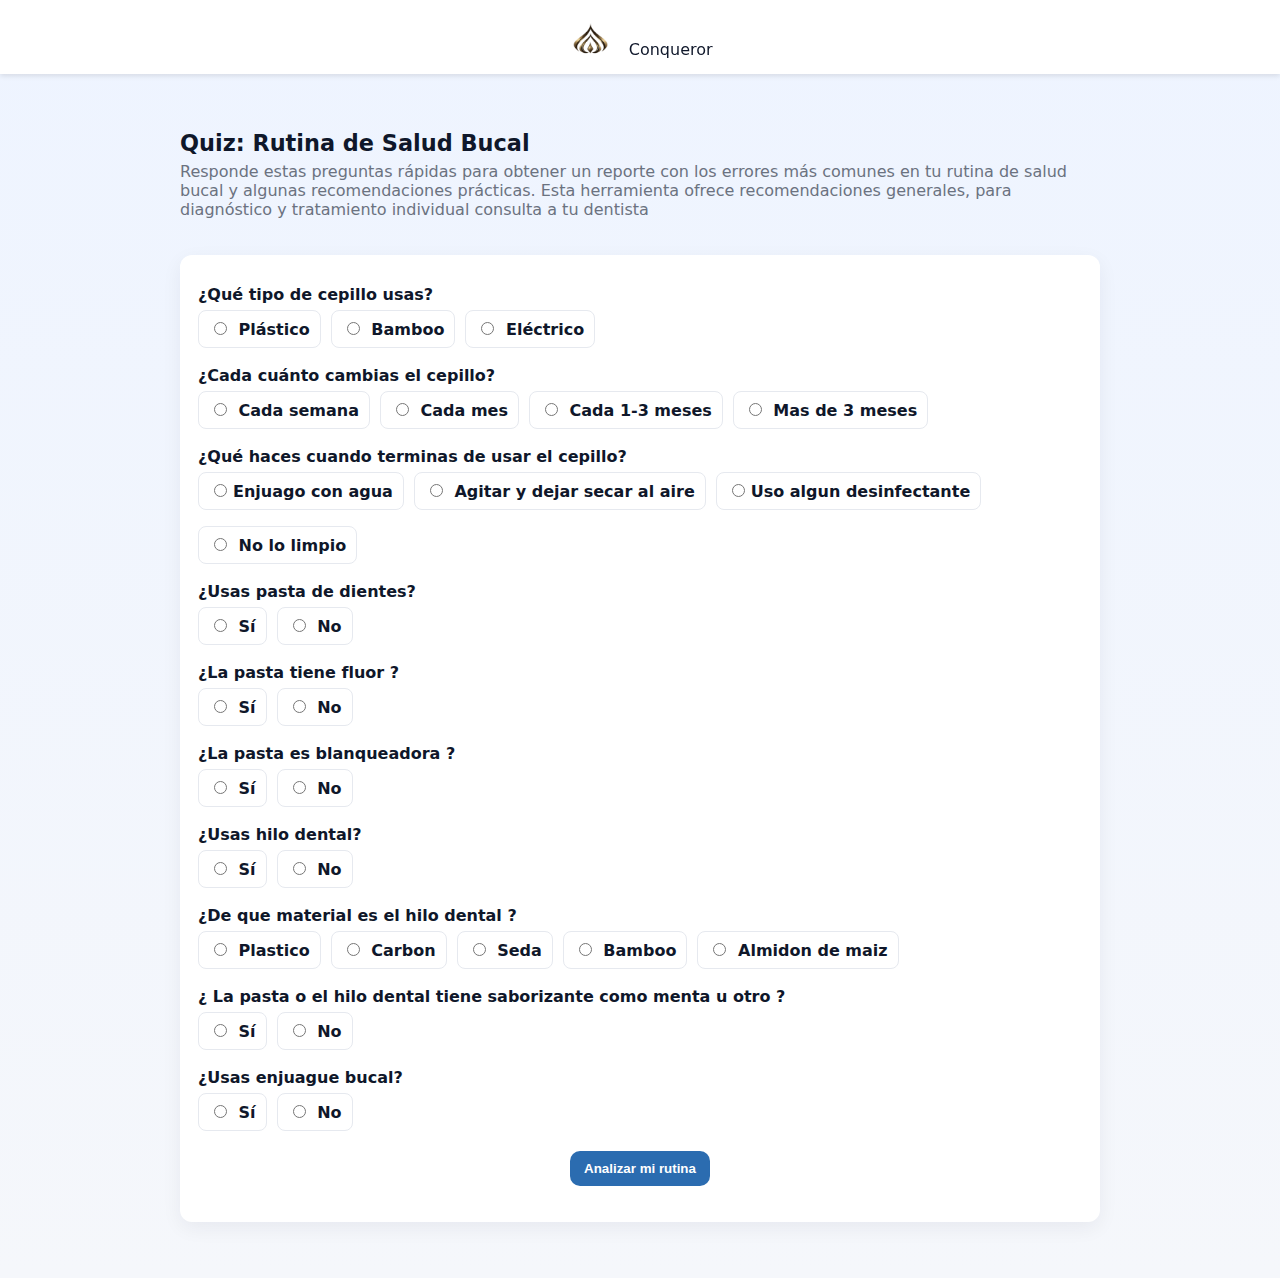
<file: offer-quiz.html>
<!doctype html>
<html lang="es">
<head>
<meta charset="utf-8" />
<meta name="viewport" content="width=device-width,initial-scale=1" />
<title>Quiz: Rutina de Salud Bucal — Conqueror</title>
<style>
  :root{
    --bg:#f5f7fb; --card:#ffffff; --accent:#2b6cb0; --muted:#6b7280;
    --good:#16a34a; --bad:#dc2626; --warn:#f59e0b;
    font-family:Inter,ui-sans-serif,system-ui,-apple-system,'Segoe UI',Roboto,'Helvetica Neue',Arial;
  }
  .topbar {background-color: #fff;box-shadow: 0 2px 5px rgba(0,0,0,0.1); padding: 15px 0; position: sticky; top: 0; z-index: 100; display: flex; align-items: center; justify-content: center;}
  .logoimg { height: 40px; margin-right: 10px; }
  @media (max-width: 768px) {
      .topbar { height: 3rem; padding: 8px 0; background-color: var(--color-white); box-shadow: 0 2px 4px rgba(0,0,0,0.1); position: relative; top: 0; z-index: 100;}
      .logoimg {height: 30px; }
  }
  body{margin:0;background:linear-gradient(180deg,#eef4ff 0%,var(--bg) 100%);color:#0f172a;}
  .container{max-width:920px;margin:36px auto;padding:20px;}
  header{display:flex;align-items:center;gap:16px;margin-bottom:18px}
  header .logo{width:56px;height:56px;border-radius:10px;background:linear-gradient(135deg,var(--accent),#1e40af);display:flex;align-items:center;justify-content:center;color:white;font-weight:700;font-size:20px}
  h1{margin:0;font-size:1.4rem}
  p.lead{margin:6px 0 18px;color:var(--muted)}
  .card{background:var(--card);border-radius:12px;padding:18px;box-shadow:0 6px 20px rgba(12, 24, 50, 0.06)}
  form .row{display:grid;grid-template-columns:1fr 1fr;gap:12px}
  @media (max-width:720px){.row{grid-template-columns:1fr}}
  label{display:block;font-weight:600;margin-bottom:6px}
  select,input[type="text"],textarea{width:100%;padding:10px;border-radius:8px;border:1px solid #e6e9ef;background:#fff}
  .option-row{display:flex;gap:10px;flex-wrap:wrap}
  .option{padding:8px 10px;border-radius:8px;border:1px solid #e6e9ef;background:#fff;cursor:pointer}
  .option input{margin-right:6px}
  .controls{display:flex;gap:8px;flex-wrap:wrap;margin-top:14px}
  button{border:0;padding:10px 14px;border-radius:10px;cursor:pointer;font-weight:600}
  .btn-primary{background:var(--accent);color:white}
  .btn-ghost{background:transparent;border:1px solid #d1d5db;color:var(--muted)}
  .results{margin-top:18px}
  .badge{display:inline-block;padding:6px 10px;border-radius:999px;font-weight:700}
  .score{font-size:2rem;font-weight:800}
  ul{margin:0;padding-left:18px}
  .issue{border-left:4px solid var(--bad);padding:12px;margin-bottom:10px;border-radius:8px;background:#fff7f7}
  .good{border-left:4px solid var(--good);background:#f6fffa}
  .warn{border-left:4px solid var(--warn);background:#fffaf0}
  footer{margin-top:18px;color:var(--muted);font-size:0.9rem}
  .small{font-size:0.9rem;color:var(--muted)}
</style>
<script>
document.addEventListener("DOMContentLoaded", () => {
    // document.getElementById('quizForm').addEventListener('submit', function(e) {
    document.getElementById('analizarBtn').addEventListener('click', function(e) {
        console.log('called')
        // e.preventDefault();

        const toothbrush_material = document.querySelector('input[name="toothbrush-material"]:checked').value;
        console.log(toothbrush_material)
        const toothbrush_frecuency = document.querySelector('input[name="toothbrush-frequency"]:checked').value;
        console.log(toothbrush_frecuency)
        const toothbrush_desinfection = document.querySelector('input[name="toothbrush-desinfection"]:checked').value;
        console.log(toothbrush_desinfection)
        const toothpaste = document.querySelector('input[name="toothpaste"]:checked').value;
        console.log(toothpaste)
        const floss = document.querySelector('input[name="floss"]:checked').value;
        console.log(floss)
        const mouthwash = document.querySelector('input[name="mouthwash"]:checked').value;
        console.log(mouthwash)

        console.log('before redirect')
        window.open(`./offer-quiz-answer.html?toothbrush-material=${toothbrush_material}&toothbrush-frequency=${toothbrush_frecuency}&toothbrush-desinfection=${toothbrush_desinfection}&toothpaste=${toothpaste}&floss=${floss}&mouthwash=${mouthwash}`)
        console.log('after redirect')
    })
})
</script>
</head>
<body>

  <div class="topbar">
    <div>
       <img class="logoimg" src="../images/logo.png" alt="Conqueror Logo"> Conqueror
     </div>
  </div>

  <div class="container">
    <header>
      <!-- <img class="logo" src="../images/logo.png"> -->
      <div>
        <h1>Quiz: Rutina de Salud Bucal</h1>
        <p class="lead">
            Responde estas preguntas rápidas para obtener un reporte con los errores más comunes en tu rutina de salud bucal y algunas recomendaciones prácticas.
            Esta herramienta ofrece recomendaciones generales, para diagnóstico y tratamiento individual consulta a tu dentista
        </p>
      </div>
    </header>

    <div class="card" role="main">
      <form id="quizForm" aria-labelledby="quiz-title">

        <div style="margin-top:12px">
          <label>¿Qué tipo de cepillo usas?</label>
          <div class="option-row" role="radiogroup" aria-label="Tipo de cepillo">
            <label class="option"><input type="radio" name="toothbrush-material" value="plastico"> Plástico </label>
            <label class="option"><input type="radio" name="toothbrush-material" value="bamboo" required> Bamboo </label>
            <label class="option"><input type="radio" name="toothbrush-material" value="electrico"> Eléctrico </label>
          </div>
        </div>

        <div style="margin-top:12px">
          <label>¿Cada cuánto cambias el cepillo?</label>
          <div class="option-row">
            <label class="option"><input type="radio" name="toothbrush-frequency" value="w" required> Cada semana </label>
            <label class="option"><input type="radio" name="toothbrush-frequency" value="m" required> Cada mes </label>
            <label class="option"><input type="radio" name="toothbrush-frequency" value="m3" required> Cada 1-3 meses </label>
            <label class="option"><input type="radio" name="toothbrush-frequency" value="m4" required> Mas de 3 meses </label>
          </div>
        </div>

        <div style="margin-top:12px">
          <label>¿Qué haces cuando terminas de usar el cepillo?</label>
          <div class="option-row">
            <label class="option"><input type="radio" name="toothbrush-desinfection" value="enjuaga" required>Enjuago con agua</label>
            <label class="option"><input type="radio" name="toothbrush-desinfection" value="agita"> Agitar y dejar secar al aire</label>
            <label class="option"><input type="radio" name="toothbrush-desinfection" value="desinfecta">Uso algun desinfectante</label>
            <label class="option"><input type="radio" name="toothbrush-desinfection" value="nada"> No lo limpio</label>
          </div>
        </div>

        <div style="margin-top:12px">
          <label>¿Usas pasta de dientes?</label>
          <div class="option-row">
            <label class="option"><input type="radio" name="toothpaste" value="true" required> Sí </label>
            <label class="option"><input type="radio" name="toothpaste" value="false"> No </label>
          </div>
        </div>

        <div style="margin-top:12px">
          <label>¿La pasta tiene fluor ?</label>
          <div class="option-row">
            <label class="option"><input type="radio" name="pasta" value="true" required> Sí </label>
            <label class="option"><input type="radio" name="pasta" value="false"> No </label>
          </div>
        </div>

        <div style="margin-top:12px">
          <label>¿La pasta es blanqueadora ?</label>
          <div class="option-row">
            <label class="option"><input type="radio" name="pasta-white" value="true" required> Sí </label>
            <label class="option"><input type="radio" name="pasta-white" value="false"> No </label>
          </div>
        </div>

        <div style="margin-top:12px">
          <label>¿Usas hilo dental?</label>
          <div class="option-row">
            <label class="option"><input type="radio" name="floss" value="true" required> Sí </label>
            <label class="option"><input type="radio" name="floss" value="false"> No </label>
          </div>
        </div>

        <div style="margin-top:12px">
          <label>¿De que material es el hilo dental ?</label>
          <div class="option-row">
            <label class="option"><input type="radio" name="floss-material" value="plastico" required> Plastico </label>
            <label class="option"><input type="radio" name="floss-material" value="carbon" required> Carbon </label>
            <label class="option"><input type="radio" name="floss-material" value="seda" required> Seda </label>
            <label class="option"><input type="radio" name="floss-material" value="bamboo" required> Bamboo </label>
            <label class="option"><input type="radio" name="floss-material" value="maiz" required> Almidon de maiz </label>
          </div>
        </div>

        <div style="margin-top:12px">
          <label>¿ La pasta o el hilo dental tiene saborizante como menta u otro ?</label>
          <div class="option-row">
            <label class="option"><input type="radio" name="flavor" value="true" required> Sí</label>
            <label class="option"><input type="radio" name="flavor" value="false"> No</label>
          </div>
        </div>

        <div style="margin-top:12px">
          <label>¿Usas enjuague bucal?</label>
          <div class="option-row">
            <label class="option"><input type="radio" name="mouthwash" value="true" required> Sí </label>
            <label class="option"><input type="radio" name="mouthwash" value="false"> No </label>
          </div>
        </div>

        <div class="controls" style="justify-content:center;">
          <button type="button" class="btn-primary" id="analizarBtn">Analizar mi rutina</button>
          <!-- <a href="./offer-quiz-answer.html"> -->
            <!-- <button type="button" class="btn-primary" id="analizarBtn">Analizar mi rutina</button> -->
          <!-- </a> -->
          <!-- <button type="button" class="btn-ghost" id="imprimirBtn">Imprimir reporte</button> -->
          <!-- <button type="reset" class="btn-ghost" id="limpiarBtn">Limpiar</button> -->
        </div>
      </form>

      <div id="results" class="results" aria-live="polite"></div>
    </div>
  </div>
</body>
</html>
</file>
<file: index.css>
:root {
  --color-background: #f8f9fa;
  --color-white: #fff;
  --color-black: #333;
  --color-dark-green: #483D8B; /* Cambiado de verde oscuro a darkslateblue */
  --color-light-green: #5D52A5; /* Cambiado de verde claro a un tono más claro de darkslateblue */
  --color-hero-bg: #EFF0F8; /* Ajustado para combinar con darkslateblue */
  --color-price-old: #999;
  --color-price-new: #483D8B; /* Cambiado a darkslateblue */
  --color-star: #ffc107;
  --color-muted: #666;
  --color-delivery-bg: #EFF0F8; /* Ajustado para combinar con darkslateblue */
  --color-testimonial-bg: #EFF0F8; /* Ajustado para combinar con darkslateblue */
  --color-btn-light-hover: #EFF0F8; /* Ajustado para combinar con darkslateblue */
  --color-footer-bg: #333;
  --color-footer-border: #444;
  --color-offer-bg: #f44336;
  --color-offer-text: #f44336;
  
  --font-main: 'Segoe UI', Tahoma, Geneva, Verdana, sans-serif;
  
  --container-max-width: 1200px;
  --logo-height: 40px;
  --hero-title-size: 2.5rem;
  --hero-subtitle-size: 1.2rem;
  --product-title-size: 2rem;
  --product-price-size: 1.8rem;
  --section-title-size: 2rem;
  --benefit-icon-size: 2.5rem;
  --cta-title-size: 2.2rem;
}

/**************************************************/
/* General */
/**************************************************/
* {
  margin: 0;
  padding: 0;
  box-sizing: border-box;
  font-family: var(--font-main);
}

body {
  background-color: var(--color-background);
  color: var(--color-black);
  line-height: 1.6;
}

.container {
  max-width: var(--container-max-width);
  margin: 0 auto;
  /* padding: 0 20px; */
  padding: 0 2rem;
}

/**************************************************/
/* Header */
/**************************************************/
.header {
  background-color: var(--color-white);
  box-shadow: 0 2px 5px rgba(0,0,0,0.1);
  padding: 15px 0;
  position: sticky;
  top: 0;
  z-index: 100;
}

.nav {
  display: flex;
  justify-content: space-between;
  align-items: center;
}

.logo {
  display: flex;
  align-items: center;
  font-size: 1.5rem;
  font-weight: bold;
  color: var(--color-dark-green);
}

.logoimg {
  height: var(--logo-height);
  margin-right: 10px;
}

.nav-links a,select {
  margin-left: 20px;
  text-decoration: none;
  color: var(--color-dark-green);
  /* font-weight: 500; */
  font-weight: bold;
  transition: color 0.3s;
}

.nav-links a:hover {
  color: var(--color-light-green);
}


/**************************************************/
/* Hero Section */
/**************************************************/
.hero-section {
  padding: 80px 0;
  position: relative;
}

.hero-content {
  display: flex;
  justify-content: space-between;
  gap: 50px;
}

.hero-text {
  flex: 1;
  max-width: 600px;
}

.hero-title {
  font-size: 3.5rem;
  font-weight: 800;
  line-height: 1.2;
  margin-bottom: 20px;
  /* color: #1e2139; */
  color: var(--color-black);
}

.hero-description {
  font-size: 1.2rem;
  color: #666;
  margin-bottom: 30px;
}

.hero-image {
  /* flex: 1; */
  position: relative;

  /* responsive */
  /* flex: 0 0 50%; */
  /* display: flex; */
  /* justify-content: center; */
  /* align-items: center; */
}

.hero-image img {
  width: 100%;
  max-width: 500px;

  /* responsive */
  height: auto;
  object-fit: contain;
  width: 90%;
}

.primary-button {
  background-color: var(--color-dark-green);
  color: var(--color-white);
  padding: 12px 25px;
  border-radius: 50px;
  font-weight: bold;
  text-decoration: none;
  font-size: 1rem;
  display: inline-block;
  border: none;
  cursor: pointer;
}

.review-section {
  display: flex;
  align-items: center;
  margin-top: 30px;
}

.review-avatars {
  display: flex;
  margin-right: 15px;
}

.review-avatar {
  width: 35px;
  height: 35px;
  border-radius: 50%;
  background-color: #ccc;
  margin-right: -10px;
  border: 2px solid white;
  overflow: hidden;
}

.review-avatar img {
  width: 100%;
  height: 100%;
  object-fit: cover;
}

.review-stars {
  color: #ffb800;
  margin-right: 5px;
}

.review-count {
  color: #666;
  font-size: 0.9rem;
}

/**************************************************/
/* Product Section */
/**************************************************/
.product-section {
  display: flex;
  flex-wrap: wrap;
  /* margin: 40px 0; */
  margin: 3rem 0;
  gap: 2rem
  background-color: var(--color-white);
  border-radius: 10px;
  box-shadow: 0 5px 15px rgba(0,0,0,0.1);
  overflow: hidden;
}

.product-images {
  flex: 1;
  min-width: 300px;
  padding: 30px;
  display: flex;
  flex-direction: column;
  align-items: center;
}

.main-image {
  width: 100%;
  max-width: 400px;
  margin-bottom: 20px;
  border-radius: 10px;
  overflow: hidden;
}

.main-image img {
  width: 100%;
  height: auto;
  transition: transform 0.3s;
}

.main-image img:hover {
  transform: scale(1.05);
}

.product-info {
  flex: 1;
  min-width: 300px;
  padding: 30px;
  background-color: var(--color-white);
}

.product-title {
  font-size: var(--product-title-size);
  color: var(--color-dark-green);
  margin-bottom: 10px;
}

.product-price {
  font-size: var(--product-price-size);
  font-weight: bold;
  color: var(--color-price-new);
  margin: 15px 0;
}

.price-compare {
  text-decoration: line-through;
  color: var(--color-price-old);
  font-size: 1.2rem;
  margin-left: 10px;
}

.product-rating {
  display: flex;
  align-items: center;
  margin-bottom: 15px;
}

.stars {
  color: var(--color-star);
  margin-right: 10px;
}

.review-count {
  color: var(--color-muted);
}

.product-description {
  margin: 20px 0;
  color: #555;
}

.quantity-selector {
  display: flex;
  align-items: center;
  margin: 20px 0;
}

.quantity-selector label {
  margin-right: 15px;
  font-weight: 500;
}

.quantity-input {
  width: 60px;
  padding: 10px;
  border: 1px solid #ddd;
  border-radius: 5px;
  text-align: center;
}

.btn {
  padding: 15px 30px;
  border: none;
  border-radius: 50px;
  font-size: 1rem;
  font-weight: 600;
  cursor: pointer;
  transition: all 0.3s;
  text-transform: uppercase;
  margin: 10px 0;
}

.btn-primary {
  background-color: var(--color-dark-green);
  color: var(--color-white);
  width: 100%;
  font-size: 1.2rem;
  padding: 18px 30px;
}

.btn-primary:hover {
  background-color: var(--color-light-green);
  transform: translateY(-3px);
  box-shadow: 0 5px 15px rgba(0,0,0,0.2);
}

.delivery-info {
  margin: 30px 0;
  padding: 20px;
  background-color: var(--color-delivery-bg);
  border-radius: 10px;
}

.delivery-info p {
  margin: 10px 0;
  color: var(--color-dark-green);
  font-weight: 500;
}

/**************************************************/
/* Benefits Section */
/**************************************************/
.benefits-section {
  margin: 60px 0;
  text-align: center;
}

.section-title {
  font-size: var(--section-title-size);
  color: var(--color-dark-green);
  margin-bottom: 40px;
}

.benefits-grid {
  display: grid;
  grid-template-columns: repeat(auto-fit, minmax(250px, 1fr));
  gap: 30px;
  margin-top: 40px;
}

.benefit-card {
  background-color: var(--color-white);
  border-radius: 10px;
  padding: 30px 20px;
  box-shadow: 0 5px 15px rgba(0,0,0,0.1);
  transition: transform 0.3s;
}

.benefit-card:hover {
  transform: translateY(-10px);
}

.benefit-icon {
  font-size: var(--benefit-icon-size);
  color: var(--color-light-green);
  margin-bottom: 20px;
}

.benefit-title {
  font-size: 1.2rem;
  font-weight: 600;
  color: var(--color-dark-green);
  margin-bottom: 15px;
}

/**************************************************/
/* How it works */
/**************************************************/
.how-it-works-section {
  padding: 70px 0;
  /* background-color: #f9f9f7; */
  background-color: var(--color-white);
  position: relative;
}

.timeline-container {
  position: relative;
  max-width: 600px;
  margin: 40px auto 60px;
  padding: 20px 0;
}

/* The vertical timeline line */
.timeline-container::before {
  content: '';
  position: absolute;
  width: 4px;
  /* background-color: #4ecdc4; */
  background-color: var(--color-dark-green);
  top: 0;
  bottom: 0;
  left: 31px;
  margin-left: -2px;
  border-radius: 2px;
}

/* For the last step, don't extend the line all the way */
.timeline-container .timeline-step:last-child::before {
  height: 0;
}

.timeline-step {
  position: relative;
  margin-bottom: 50px;
  padding-left: 70px;
}

/* The last step doesn't need bottom margin */
.timeline-step:last-child {
  margin-bottom: 0;
}

.timeline-icon {
  position: absolute;
  width: 60px;
  height: 60px;
  left: 0;
  background-color: #fff;
  border-radius: 50%;
  box-shadow: 0 3px 10px rgba(0, 0, 0, 0.1);
  display: flex;
  align-items: center;
  justify-content: center;
  z-index: 1;
}

.step-number {
  font-size: 22px;
  font-weight: 700;
  background-color: var(--color-white);
  /* color: #4ecdc4; */
}

.timeline-content {
  padding: 20px 25px;
  background-color: #fff;
  background-color: var(--color-background);
  border-radius: 8px;
  box-shadow: 0 3px 15px rgba(0, 0, 0, 0.08);
  position: relative;
}

/* Arrow pointing to timeline */
.timeline-content::before {
  content: '';
  position: absolute;
  width: 14px;
  height: 14px;
  background-color: #fff;
  transform: rotate(45deg);
  top: 24px;
  left: -7px;
}

.step-title {
  font-size: 20px;
  font-weight: 600;
  margin-bottom: 10px;
  color: #333;
}

.step-description {
  color: #666;
  line-height: 1.6;
  margin: 0;
}

.timeline-image {
  text-align: center;
  margin-top: 20px;
}

.timeline-image img {
  max-width: 100%;
  height: auto;
  border-radius: 12px;
  box-shadow: 0 5px 20px rgba(0, 0, 0, 0.1);
}


/**************************************************/
/* Testimonials */
/**************************************************/
.testimonials-section {
  background-color: var(--color-testimonial-bg);
  padding: 60px 0;
  margin: 60px 0;
}

.testimonials-grid {
  display: grid;
  grid-template-columns: repeat(auto-fit, minmax(300px, 1fr));
  gap: 30px;
}

.testimonial-card {
  background-color: var(--color-white);
  border-radius: 10px;
  padding: 30px;
  box-shadow: 0 5px 15px rgba(0,0,0,0.1);
}

.testimonial-text {
  font-style: italic;
  margin-bottom: 20px;
  color: #555;
}

.testimonial-author {
  font-weight: 600;
  color: var(--color-dark-green);
}

/**************************************************/
/* FAQ */
/**************************************************/
.faq-item {
    border-bottom: 1px solid #e0e0e0;
    margin-bottom: 1rem;
}

.faq-question {
    cursor: pointer;
    display: flex;
    justify-content: space-between;
    align-items: center;
    padding: 1rem 0;
    margin: 0;
    /* color: #3a5a40; */
    color: var(--color-dark-green);
    font-weight: 600;
}

.faq-question::after {
    content: '\f107';
    font-family: 'Font Awesome 5 Free';
    font-weight: 900;
    transition: transform 0.3s ease;
}

.faq-item.active .faq-question::after {
    transform: rotate(180deg);
}

.faq-answer {
    max-height: 0;
    overflow: hidden;
    transition: max-height 0.3s ease, padding 0.3s ease;
    padding: 0 0;
    margin: 0;
}

.faq-item.active .faq-answer {
    max-height: 200px;
    padding-bottom: 1rem;
}

/**************************************************/
/* CTA Section */
/**************************************************/
.cta-section {
  background-color: var(--color-dark-green);
  color: var(--color-white);
  padding: 60px 0;
  text-align: center;
  margin: 60px 0 0;
}

.cta-title {
  font-size: var(--cta-title-size);
  margin-bottom: 20px;
}

.cta-text {
  font-size: 1.1rem;
  margin-bottom: 30px;
  max-width: 800px;
  margin-left: auto;
  margin-right: auto;
}

.btn-light {
  background-color: var(--color-white);
  color: var(--color-dark-green);
  font-size: 1.2rem;
  padding: 18px 40px;
}

.btn-light:hover {
  background-color: var(--color-btn-light-hover);
  transform: translateY(-3px);
  box-shadow: 0 5px 15px rgba(0,0,0,0.2);
}

/* Footer */
.footer {
  background-color: var(--color-footer-bg);
  color: var(--color-white);
  padding: 40px 0 20px;
}

.payment-icons {
  display: flex;
  justify-content: center;
  gap: 20px;
  margin: 30px 0;
}

.payment-icons a {
  color: var(--color-white);
  font-size: 1.5rem;
  transition: color 0.3s;
}

.payment-icons a:hover {
  color: var(--color-light-green);
}

.footer-bottom {
  text-align: center;
  margin-top: 30px;
  padding-top: 20px;
  border-top: 1px solid var(--color-footer-border);
}

/**************************************************/
/* Limited-time offer */
/**************************************************/
.limited-offer {
  background-color: var(--color-offer-bg);
  color: var(--color-white);
  padding: 15px;
  text-align: center;
  font-weight: bold;
}

.limited-offer span {
  background-color: var(--color-white);
  color: var(--color-offer-text);
  padding: 3px 8px;
  border-radius: 5px;
  margin-left: 5px;
}

/**************************************************/
/* Countdown */
/**************************************************/
.countdown {
  display: flex;
  justify-content: center;
  gap: 10px;
  margin-top: 10px;
}

.countdown-item {
  background-color: rgba(255, 255, 255, 0.2);
  padding: 5px 10px;
  border-radius: 5px;
}

/**************************************************/
/* Trust Badges */
/**************************************************/
.trust-badges {
  display: flex;
  justify-content: space-between;
  flex-wrap: wrap;
  margin: 20px 0;
}

.trust-badge {
  display: flex;
  align-items: center;
  font-size: 0.9rem;
  color: var(--color-dark-green);
  margin: 5px 0;
}

.trust-badge i {
  margin-right: 5px;
  font-size: 1.2rem;
}

/**************************************************/
/* Problem section */
/**************************************************/

.pain-points-section {
  background-color: var(--color-background);
  padding: 80px 0;
  position: relative;
  overflow: hidden;
}

.pain-points-section:before {
  content: '';
  position: absolute;
  left: -5%;
  top: 0;
  height: 100%;
  width: 20%;
  /* background-color: #ffffff; */
  background-color: var(--color-light-green);
  border-radius: 0 100% 100% 0;
  opacity: 0.3;
}

.pain-points-content {
  max-width: 900px;
  margin: 0 auto;
  text-align: center;
}

.section-title {
  font-size: 2.5rem;
  /* color: #2d3748; */
  color: var(--color-light-green);
  margin-bottom: 50px;
  line-height: 1.3;
  font-weight: 700;
  text-align: center;
}

.problems-list {
  display: flex;
  flex-direction: column;
  gap: 25px;
  max-width: 650px;
  margin: 0 auto;
}

.problem-item {
  display: flex;
  align-items: flex-start;
  text-align: left;
  gap: 15px;
}

.problem-icon {
  color: #e05d26;
  font-size: 1.5rem;
  font-weight: bold;
  flex-shrink: 0;
  margin-top: 3px;
}

.problem-text {
  font-size: 1.25rem;
  color: #4a5568;
  margin: 0;
  line-height: 1.5;
}

/**************************************************/
/* Estilos para las animaciones  */
/**************************************************/
/* .fade-in-section { */
/*   opacity: 0; */
/*   transform: translateY(20px); */
/*   visibility: hidden; */
/*   transition: opacity 0.6s ease-out, transform 0.6s ease-out; */
/*   will-change: opacity, visibility; */
/* } */
/**/
/* .fade-in-section.is-visible { */
/*   opacity: 1; */
/*   transform: translateY(0); */
/*   visibility: visible; */
/* } */
/**/
/* /* Animaciones para los elementos individuales de cada sección */ */
/* .stagger-item { */
/*   opacity: 0; */
/*   transform: translateY(15px); */
/*   transition: opacity 0.5s ease-out, transform 0.5s ease-out; */
/*   transition-delay: calc(var(--item-index) * 0.1s); */
/* } */
/**/
/* .fade-in-section.is-visible .stagger-item { */
/*   opacity: 1; */
/*   transform: translateY(0); */
/* } */

/**************************************************/
/* Media Queries */
/**************************************************/
@media (max-width: 768px) {
  .product-section {
    flex-direction: column;
  }
  
  .hero-title {
    font-size: 2rem;
  }
  
  .product-title {
    font-size: 1.6rem;
  }
  
  .btn-primary, .btn-light {
    padding: 15px 20px;
    font-size: 1rem;
  }

  /* problem section */
  .pain-points-section {
    padding: 60px 20px;
  }
  
  .section-title {
    font-size: 2rem;
    margin-bottom: 40px;
  }
  
  .problem-text {
    font-size: 1.1rem;
  }

  /* how it works */
  .timeline-container {
    margin-left: 20px;
  }
  
  .timeline-step {
    padding-left: 60px;
  }
  
  .timeline-icon {
    width: 50px;
    height: 50px;
  }
  
  .step-number {
    font-size: 18px;
  }
}

@media (max-width: 768px) {
  .header {
    padding: 10px 0;
    background-color: var(--color-white);
    box-shadow: 0 2px 5px rgba(0,0,0,0.1);
    /* padding: 15px 0; */
    position: sticky;
    top: 0;
    z-index: 100;

    /* position: sticky; */
    /* top: 0; */
    /* z-index: 100; */
    /* background-color: var(--color-white); */
    /* box-shadow: 0 2px 5px rgba(0,0,0,0.1); */
    /* width: 100%; */
  }

  .nav {
    flex-direction: column;
    gap: 15px;
  }
  
  .logo {
    font-size: 1.3rem;
    justify-content: center;
  }
  
  .logoimg {
    height: 30px;
  }
  
  .nav-links {
    display: flex;
    justify-content: center;
    align-items: center;
    flex-wrap: wrap;
    gap: 10px;
    width: 100%;
  }
  
  .nav-links a {
    margin: 0 5px;
    font-size: 0.9rem;
    padding: 5px;
  }
  
  .nav-links .primary-button {
    margin: 5px 0;
    padding: 8px 15px;
    font-size: 0.9rem;
  }
  
  /* Si el espacio es muy reducido, ajustar aún más */
}

@media (max-width: 360px) {
    .nav-links {
      flex-direction: column;
    }

    .nav-links a {
      margin: 5px 0;
      width: 100%;
      text-align: center;
    }
}

@media (max-width: 768px) {
  .hero-content {
    flex-direction: column;
  }
  
  /* Switch order of text and image */
  .hero-text {
    order: 2;
  }
  
  .hero-image {
    order: 1;
    margin: 0 auto 30px;
  }
  
  /* Reorganize elements inside hero-text */
  .hero-text {
    display: flex;
    flex-direction: column;
  }
  
  .hero-title {
    order: 1;
    font-size: 2rem;
    text-align: center;
  }
  
  .hero-description {
    order: 2;
    text-align: center;
    margin-bottom: 20px;
  }
  
  .primary-button {
    order: 3;
    display: block;
    width: max-content;
    margin: 0 auto;
    text-align: center;
  }
  
  .review-section {
    order: 4;
    justify-content: center;
    margin-top: 20px;
  }
  
  .hero-image img {
    max-width: 80%;
    display: block;
    margin: 0 auto;
  }
}

/**************************************************/
/* Languaje selector */
/**************************************************/

.language-selector {
    position: relative;
    display: inline-block;
    min-width: 220px;
}

.language-button {
    display: flex;
    align-items: center;
    justify-content: space-between;
    padding: 15px 20px;
    background-color: var(--color-white);
    border: 2px solid var(--color-hero-bg);
    border-radius: 50px;
    cursor: pointer;
    transition: all 0.3s ease;
    font-weight: 600;
    font-size: 1rem;
    color: var(--color-dark-green);
    width: 100%;
    min-height: 50px;
}

.language-button:hover {
    border-color: var(--color-light-green);
    background-color: var(--color-hero-bg);
    transform: translateY(-2px);
    box-shadow: 0 5px 15px rgba(72, 61, 139, 0.1);
}

.language-button.active {
    border-color: var(--color-dark-green);
    background-color: var(--color-hero-bg);
}

.selected-language {
    display: flex;
    align-items: center;
    gap: 10px;
}

.flag {
    font-size: 1.2rem;
}

.language-name {
    font-weight: 600;
}

.chevron {
    width: 16px;
    height: 16px;
    border-right: 2px solid var(--color-dark-green);
    border-bottom: 2px solid var(--color-dark-green);
    transform: rotate(45deg);
    transition: transform 0.3s ease;
}

.language-button.active .chevron {
    transform: rotate(-135deg);
}

.language-dropdown {
    position: absolute;
    top: 100%;
    left: 0;
    right: 0;
    background-color: var(--color-white);
    border: 2px solid var(--color-hero-bg);
    border-radius: 15px;
    box-shadow: 0 10px 25px rgba(0,0,0,0.1);
    z-index: 1000;
    margin-top: 8px;
    opacity: 0;
    visibility: hidden;
    transform: translateY(-10px);
    transition: all 0.3s ease;
}

.language-dropdown.show {
    opacity: 1;
    visibility: visible;
    transform: translateY(0);
}

.language-option {
    display: flex;
    align-items: center;
    gap: 12px;
    padding: 15px 20px;
    cursor: pointer;
    transition: all 0.3s ease;
    border-bottom: 1px solid var(--color-hero-bg);
}

.language-option:last-child {
    border-bottom: none;
}

.language-option:hover {
    background-color: var(--color-hero-bg);
    color: var(--color-dark-green);
}

.language-option:first-child {
    border-radius: 13px 13px 0 0;
}

.language-option:last-child {
    border-radius: 0 0 13px 13px;
}

.language-option.selected {
    background-color: var(--color-hero-bg);
    color: var(--color-dark-green);
    font-weight: 600;
}

.option-flag {
    font-size: 1.1rem;
}

.option-name {
    flex: 1;
    text-align: left;
}

.checkmark {
    width: 16px;
    height: 16px;
    border-radius: 50%;
    background-color: var(--color-dark-green);
    display: flex;
    align-items: center;
    justify-content: center;
    color: white;
    font-size: 10px;
    opacity: 0;
    transition: opacity 0.3s ease;
}

.language-option.selected .checkmark {
    opacity: 1;
}

/* Mobile Responsive */
@media (max-width: 768px) {
    .demo-container {
        padding: 2rem;
        margin: 1rem;
    }
    
    .language-selector {
        min-width: 200px;
    }
    
    .language-button {
        padding: 12px 16px;
        font-size: 0.9rem;
    }
    
    .language-option {
        padding: 12px 16px;
        font-size: 0.9rem;
    }
}
</file>
